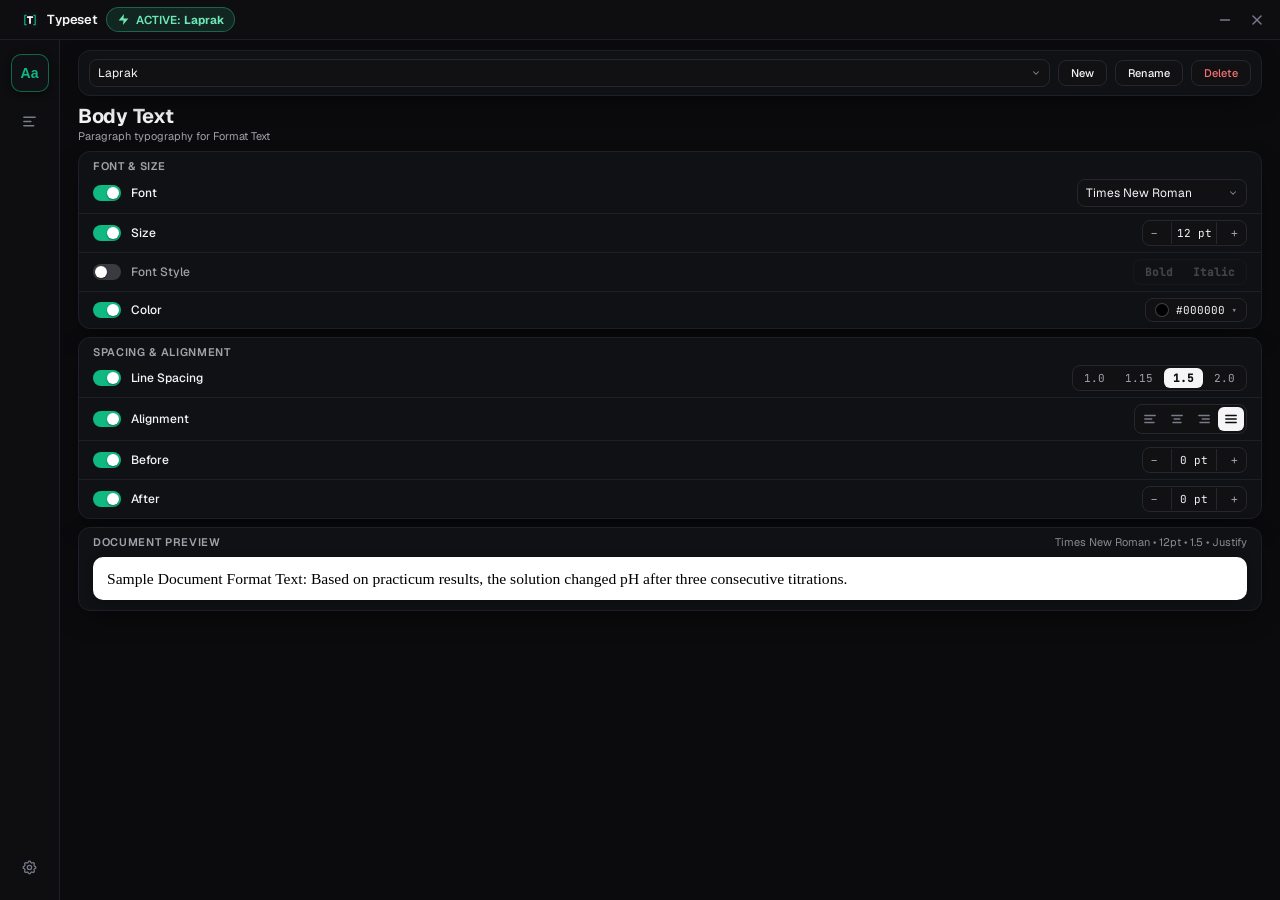
<file: ui/index.html>
<!DOCTYPE html>
<html lang="en">
<head>
<meta charset="UTF-8" />
<meta name="viewport" content="width=device-width, initial-scale=1.0" />
<title>Typeset</title>
<link rel="stylesheet" href="fonts.css" />
<style>
  :root {
    --bg: #0b0b0d;
    --panel: #101115;
    --panel2: #0e0e10;
    --ctl: #111114;
    --border: #1e2029;
    --border2: #26262e;
    --text: #f5f5f7;
    --muted: #a1a1aa;
    --subtle: #8a8a93;
    --dim: #787b89;
    --accent: #10b981;
    --accent-soft: rgba(16, 185, 129, 0.14);
    --danger: #f87171;
    --paper: #ffffff;
    --paper-text: #111114;
    --shadow-card: 0 10px 28px -10px rgba(0, 0, 0, 0.7);
    --sans: 'Geist', -apple-system, BlinkMacSystemFont, 'Segoe UI', Roboto, sans-serif;
    --mono: 'JetBrains Mono', Consolas, 'Courier New', monospace;
    color-scheme: dark;
  }

  body.light {
    --bg: #f1f1f4;
    --panel: #ffffff;
    --panel2: #ececf0;
    --ctl: #f4f4f6;
    --border: #e0e0e6;
    --border2: #d2d2d8;
    --text: #1d1d1f;
    --muted: #6e6e73;
    --subtle: #76767c;
    --dim: #8e8e93;
    --accent: #0a9b6c;
    --accent-soft: rgba(10, 155, 108, 0.12);
    --danger: #d70015;
    --shadow-card: 0 10px 24px -12px rgba(0, 0, 0, 0.18), 0 1px 3px rgba(0, 0, 0, 0.08);
    color-scheme: light;
  }

  * { box-sizing: border-box; margin: 0; padding: 0; }
  html, body {
    width: 100%; height: 100%;
    background: var(--bg);
    color: var(--text);
    font-family: var(--sans);
    overflow: hidden;
    -webkit-user-select: none; user-select: none;
  }
  ::-webkit-scrollbar { width: 4px; height: 4px; }
  ::-webkit-scrollbar-track { background: transparent; }
  ::-webkit-scrollbar-thumb { background: var(--border2); border-radius: 4px; }

  .app-window {
    width: 100%; height: 100vh;
    display: flex; flex-direction: column;
    background: var(--bg);
    overflow: hidden;
  }

  /* Body di bawah title bar: rail + kolom utama */
  .app-body { flex: 1; min-height: 0; display: flex; flex-direction: row; }

  /* Rail kiri */
  .side-rail {
    width: 60px; flex-shrink: 0;
    display: flex; flex-direction: column; align-items: center;
    justify-content: space-between;
    padding: 14px 0;
    background: var(--panel2);
    border-right: 1px solid var(--border);
  }
  .rail-group { display: flex; flex-direction: column; align-items: center; gap: 10px; width: 100%; }
  .rail-btn {
    width: 38px; height: 38px; border-radius: 10px;
    display: inline-flex; align-items: center; justify-content: center;
    background: transparent; border: 1px solid transparent;
    color: var(--dim); cursor: pointer; font-size: 14px; font-weight: 600;
    transition: all 0.12s ease; padding: 0;
  }
  .rail-btn:hover { background: rgba(127, 127, 140, 0.14); color: var(--text); }
  .rail-btn.active {
    background: var(--panel);
    border-color: rgba(16, 185, 129, 0.5);
    color: var(--accent);
    box-shadow: 0 2px 8px rgba(0, 0, 0, 0.45);
  }
  .rail-btn svg { width: 17px; height: 17px; }

  /* Kolom utama */
  .main-col {
    flex: 1; min-width: 0; height: 100%;
    display: flex; flex-direction: column;
    padding: 10px 18px 12px;
    gap: 8px;
    overflow: hidden;
    position: relative;
  }

  .app-header {
    display: flex; align-items: center; justify-content: space-between;
    height: 40px; padding: 0 8px 0 21px;
    background: var(--panel2);
    border-bottom: 1px solid var(--border);
    flex-shrink: 0;
    -webkit-user-select: none; user-select: none;
  }
  .brand { display: flex; align-items: center; gap: 8px; }
  .brand-logo { width: 18px; height: 18px; border-radius: 4px; flex-shrink: 0; }
  .brand-title { font-size: 13px; font-weight: 600; letter-spacing: -0.01em; }
  .win-btns { display: flex; align-items: center; gap: 2px; }
  .win-btn {
    width: 30px; height: 24px; border: none; background: transparent;
    color: var(--dim); cursor: pointer; border-radius: 6px; padding: 0;
    display: inline-flex; align-items: center; justify-content: center;
  }
  .win-btn:hover { background: rgba(127, 127, 140, 0.18); color: var(--text); }
  .win-btn.close:hover { background: rgba(244, 63, 94, 0.85); color: #fff; }
  .win-btn svg { width: 12px; height: 12px; pointer-events: none; }
  .active-badge {
    display: inline-flex; align-items: center; gap: 6px;
    padding: 4px 10px;
    background: rgba(52, 211, 153, 0.12);
    border: 1px solid rgba(52, 211, 153, 0.35);
    border-radius: 9999px;
    font-size: 11.5px; font-weight: 600;
    color: #6EE7B7;
  }

  .page-title { font-size: 20px; font-weight: 700; letter-spacing: -0.015em; line-height: 1.2; }
  .page-sub { font-size: 11px; color: var(--muted); margin-top: 1px; }

  .preset-card {
    position: relative;
    background: var(--panel);
    border: 1px solid var(--border);
    border-radius: 12px;
    padding: 8px 10px;
    box-shadow: var(--shadow-card);
    flex-shrink: 0;
    position: relative;
  }
  .preset-row { display: flex; gap: 8px; align-items: center; }
  .preset-row select { flex: 1; min-width: 0; }

  .card {
    position: relative;
    background: var(--panel);
    border: 1px solid var(--border);
    border-radius: 12px;
    box-shadow: var(--shadow-card);
    flex-shrink: 0;
  }
  .card h2 {
    font-size: 11px; font-weight: 600; letter-spacing: 0.06em;
    text-transform: uppercase; color: var(--muted);
    padding: 7px 14px 0;
  }
  .row {
    display: flex; align-items: center; justify-content: space-between;
    gap: 10px; padding: 6px 14px;
  }
  .row + .row { border-top: 1px solid var(--border); }
  .row-label { display: flex; align-items: center; gap: 10px; min-width: 0; }
  .row-name { font-size: 12px; font-weight: 500; white-space: nowrap; }
  .row.off .ctl { opacity: 0.35; pointer-events: none; }
  .row.off .row-name { color: var(--muted); }
  .ctl { display: flex; align-items: center; gap: 6px; }

  /* Toggle switch */
  .tgl { position: relative; display: inline-flex; flex-shrink: 0; cursor: pointer; }
  .tgl input { position: absolute; opacity: 0; width: 0; height: 0; }
  .tgl .sw {
    width: 28px; height: 16px; border-radius: 9999px;
    background: #3a3a40; position: relative; display: inline-block;
    transition: background 0.15s ease;
  }
  body.light .tgl .sw { background: #d2d2d8; }
  .tgl .sw::after {
    content: ""; position: absolute; top: 2px; left: 2px;
    width: 12px; height: 12px; border-radius: 50%;
    background: #fff; transition: transform 0.15s ease;
    box-shadow: 0 1px 2px rgba(0, 0, 0, 0.4);
  }
  .tgl input:checked + .sw { background: var(--accent); }
  .tgl input:checked + .sw::after { transform: translateX(12px); }
  .tgl input:focus-visible + .sw { outline: 2px solid var(--accent); outline-offset: 2px; }
  .chk { width: 15px; height: 15px; accent-color: var(--accent); cursor: pointer; flex-shrink: 0; }

  /* Kontrol */
  select.form-select, input.form-input {
    background: var(--ctl);
    border: 1px solid var(--border2);
    border-radius: 8px;
    color: var(--text);
    font-size: 12px; font-family: var(--sans);
    padding: 5px 8px;
    outline: none;
    -webkit-user-select: text; user-select: text;
  }
  select.form-select {
    appearance: none; -webkit-appearance: none;
    padding-right: 24px; cursor: pointer;
    background-image: url("data:image/svg+xml,%3Csvg xmlns='http://www.w3.org/2000/svg' width='10' height='10' viewBox='0 0 24 24' fill='none' stroke='%23888' stroke-width='2.5' stroke-linecap='round' stroke-linejoin='round'%3E%3Cpolyline points='6 9 12 15 18 9'%3E%3C/polyline%3E%3C/svg%3E");
    background-repeat: no-repeat;
    background-position: right 8px center;
  }
  select.form-select::-ms-expand { display: none; }
  select.form-select::-webkit-calendar-picker-indicator { display: none; }
  select.form-select:focus, input.form-input:focus {
    border-color: var(--accent);
    box-shadow: 0 0 0 2px var(--accent-soft);
  }
  option { background-color: #161619; color: #f5f5f7; }
  body.light option { background-color: #ffffff; color: #1d1d1f; }

  .combo-wrap { position: relative; }
  .combo-wrap input {
    width: 170px; padding-right: 24px;
    appearance: none; -webkit-appearance: none;
    background-image: url("data:image/svg+xml,%3Csvg xmlns='http://www.w3.org/2000/svg' width='10' height='10' viewBox='0 0 24 24' fill='none' stroke='%23888' stroke-width='2.5' stroke-linecap='round' stroke-linejoin='round'%3E%3Cpolyline points='6 9 12 15 18 9'%3E%3C/polyline%3E%3C/svg%3E");
    background-repeat: no-repeat;
    background-position: right 8px center;
  }
  .combo-wrap input[list]::-webkit-calendar-picker-indicator,
  .combo-wrap input[list]::-webkit-list-button {
    display: none !important;
    -webkit-appearance: none;
  }
  .combo-wrap .combo-arrow {
    position: absolute; right: 2px; top: 2px; bottom: 2px; width: 22px;
    border: none; background: transparent; color: transparent;
    cursor: pointer; border-radius: 6px; font-size: 10px;
  }
  .combo-wrap .combo-arrow:hover { background: rgba(127, 127, 140, 0.15); }

  /* Font dropdown popover (custom, matches app style) */
  #fontPop { min-width: 190px; max-height: 212px; padding: 6px; display: flex; flex-direction: column; }
  #fontPopList { overflow-y: auto; display: flex; flex-direction: column; gap: 1px; }
  .font-opt {
    display: block; width: 100%; text-align: left;
    background: transparent; border: none; color: var(--text);
    font-size: 12px; font-family: var(--sans);
    padding: 6px 10px; border-radius: 6px; cursor: pointer;
  }
  .font-opt:hover, .font-opt.sel { background: var(--accent-soft); }
  .font-empty { font-size: 11px; color: var(--subtle); padding: 8px 10px; }

  .btn {
    display: inline-flex; align-items: center; justify-content: center; gap: 5px;
    padding: 5px 12px; font-size: 11px; font-weight: 500; font-family: var(--sans);
    border-radius: 8px; border: 1px solid var(--border2);
    background: var(--ctl); color: var(--text);
    cursor: pointer; transition: all 0.12s ease; white-space: nowrap;
  }
  .btn:hover { border-color: var(--subtle); }
  .btn:active { transform: translateY(1px); }
  .btn-icon { width: 30px; height: 28px; padding: 0; flex-shrink: 0; }
  .btn-icon svg { display: block; }
  .btn-danger { color: var(--danger); }
  .btn-danger:hover { background: rgba(248, 113, 113, 0.1); border-color: var(--danger); }

  .stepper {
    display: inline-flex; align-items: center;
    background: var(--ctl); border: 1px solid var(--border2); border-radius: 8px;
    overflow: hidden;
  }
  .stepper button {
    border: none; background: transparent; color: var(--muted);
    font-size: 12px; padding: 4px 8px; cursor: pointer; font-family: var(--sans);
  }
  .stepper button:hover { color: var(--text); background: rgba(127, 127, 140, 0.15); }
  .stepper .val {
    font-family: var(--mono); font-size: 11px;
    min-width: 46px; text-align: center;
    border-left: 1px solid var(--border2); border-right: 1px solid var(--border2);
    padding: 4px 4px;
  }

  .seg {
    display: inline-flex; background: var(--ctl);
    border: 1px solid var(--border2); border-radius: 8px; padding: 2px; gap: 2px;
  }
  .seg button {
    border: none; background: transparent; color: var(--muted);
    font-size: 11px; font-family: var(--mono);
    padding: 3px 9px; border-radius: 6px; cursor: pointer;
  }
  .seg button:hover { color: var(--text); }
  .seg button.active { background: #f5f5f7; color: #0b0b0d; font-weight: 600; }
  body.light .seg button.active { background: #1d1d1f; color: #ffffff; }

  .align-group {
    display: inline-flex; background: var(--ctl);
    border: 1px solid var(--border2); border-radius: 8px; padding: 2px; gap: 1px;
  }
  .btn-align {
    width: 26px; height: 24px;
    display: inline-flex; align-items: center; justify-content: center;
    background: transparent; border: none; border-radius: 6px;
    color: var(--dim); cursor: pointer; padding: 0;
  }
  .btn-align:hover { color: var(--text); background: rgba(127, 127, 140, 0.15); }
  .btn-align.active { background: #f5f5f7; color: #0b0b0d; }
  body.light .btn-align.active { background: #1d1d1f; color: #ffffff; }
  .btn-align svg { pointer-events: none; }

  .tgl-btn {
    border: 1px solid transparent; background: transparent; color: var(--muted);
    font-size: 11px; font-weight: 600; font-family: var(--sans);
    padding: 3px 10px; border-radius: 6px; cursor: pointer;
  }
  .tgl-btn:hover { color: var(--text); }
  .tgl-btn.active {
    background: var(--accent-soft); color: var(--accent);
    border-color: rgba(16, 185, 129, 0.4);
  }
  .tgl-btn.active.b { font-weight: 700; }
  .tgl-btn.active.i { font-style: italic; }

  .color-btn {
    display: inline-flex; align-items: center; gap: 7px;
    background: var(--ctl); border: 1px solid var(--border2); border-radius: 8px;
    padding: 4px 9px; cursor: pointer; font-family: var(--mono); font-size: 11px;
    color: var(--text);
  }
  .color-btn:hover { border-color: var(--subtle); }
  .color-dot { width: 14px; height: 14px; border-radius: 50%; background: #000; border: 1px solid rgba(127,127,140,.5); }

  /* Preview kertas */
  .preview-paper {
    background: var(--paper); color: var(--paper-text);
    border-radius: 10px; padding: 10px 14px;
    margin: 8px 14px 10px;
    box-shadow: 0 2px 8px rgba(0, 0, 0, 0.25);
  }
  body.light .preview-paper { border: 1px solid var(--border2); box-shadow: 0 2px 8px rgba(0,0,0,.1); }
  .preview-meta { font-size: 11px; color: var(--subtle); text-align: right; padding: 0 14px; margin-top: -2px; }
  .card h2.preview-head { display: flex; align-items: baseline; justify-content: space-between; gap: 10px; padding-right: 14px; }
  .card h2.preview-head .preview-meta { padding: 0; margin: 0; font-weight: 400; letter-spacing: 0; text-transform: none; white-space: nowrap; overflow: hidden; text-overflow: ellipsis; }
  .preview-text { width: 100%; word-break: break-word; }

  .tab-content { display: flex; flex-direction: column; gap: 8px; min-height: 0; }

  /* Toast + dirty bar + popover */
  .toast {
    position: fixed; bottom: 18px; left: 50%;
    transform: translateX(-50%) translateY(12px); opacity: 0;
    display: inline-flex; align-items: center; gap: 8px;
    background: #141416; color: #f5f5f7;
    border: 1px solid rgba(255, 255, 255, 0.10);
    padding: 8px 16px 8px 14px; border-radius: 9999px;
    font-size: 12px; font-weight: 600; font-family: var(--sans);
    box-shadow: 0 12px 30px rgba(0, 0, 0, 0.45);
    transition: opacity 0.18s ease, transform 0.18s ease, bottom 0.22s ease;
    pointer-events: none; z-index: 100; white-space: nowrap;
  }
  .toast::before {
    content: ""; width: 7px; height: 7px; border-radius: 50%;
    background: var(--accent); flex-shrink: 0;
  }
  .toast[data-kind="error"]::before { background: #f87171; }
  .toast[data-kind="info"]::before { background: #a1a1aa; }
  body.light .toast { background: #1d1d1f; color: #fff; }
  .toast.show { opacity: 1; transform: translateX(-50%) translateY(0); }
  .toast.lift { bottom: 64px; }
  .kbd { font-family: var(--mono); font-size: 10px; color: var(--muted); border: 1px solid var(--border2); border-radius: 4px; padding: 0 4px; margin-left: 4px; }
  body.light .btn-primary .kbd { color: #c7c7cc; border-color: #3a3a40; }
  .btn-primary .kbd { color: #6e6e73; border-color: #c7c7cc; }

  .dirty-bar {
    position: absolute; bottom: 10px; left: 50%;
    transform: translateX(-50%) translateY(70px); opacity: 0;
    display: flex; align-items: center; gap: 10px;
    background: rgba(20, 20, 24, 0.94);
    border: 1px solid var(--border2); border-radius: 9999px;
    padding: 6px 8px 6px 14px; font-size: 12px;
    box-shadow: 0 12px 30px rgba(0, 0, 0, 0.55);
    transition: all 0.22s ease; z-index: 90; white-space: nowrap;
    pointer-events: none;
  }
  body.light .dirty-bar { background: rgba(255, 255, 255, 0.96); }
  .dirty-bar.show { opacity: 1; transform: translateX(-50%) translateY(0); pointer-events: auto; }
  .dirty-bar .dot { width: 7px; height: 7px; border-radius: 50%; background: var(--accent); flex-shrink: 0; }
  .btn-primary {
    background: #f5f5f7; border-color: transparent; color: #0b0b0d; font-weight: 600;
  }
  body.light .btn-primary { background: #1d1d1f; color: #fff; }
  .btn-primary:hover { filter: brightness(1.06); }

  .popover {
    position: absolute; z-index: 80;
    background: var(--panel);
    border: 1px solid var(--border2); border-radius: 10px;
    box-shadow: 0 18px 40px rgba(0, 0, 0, 0.6);
    padding: 12px;
  }
  .hidden { display: none !important; }

  .inline-editor { display: flex; gap: 6px; align-items: center; flex: 1; min-width: 0; }
  .inline-editor input { flex: 1; min-width: 0; }

  /* Palet warna */
  #palPop { width: fit-content; min-width: 190px; right: 14px; padding-bottom: 10px; }
  .pal-top { display: flex; gap: 10px; align-items: center; justify-content: center; margin-bottom: 8px; }
  #palWheel {
    width: 128px; height: 128px; border-radius: 50%; flex-shrink: 0;
    position: relative; cursor: crosshair;
    background: conic-gradient(from 0deg, #ff0000, #ff8800, #ffff00, #00ff00, #00ffff, #0055ff, #8800ff, #ff0088, #ff0000);
    border: 1px solid var(--border2);
    touch-action: none;
  }
  #palWheel::after {
    content: ""; position: absolute; inset: 0; border-radius: 50%;
    background: radial-gradient(circle, #ffffff 0%, rgba(255,255,255,0.55) 22%, transparent 72%, rgba(0,0,0,0.6) 100%);
    pointer-events: none;
  }
  #palThumb {
    position: absolute; width: 14px; height: 14px; border-radius: 50%;
    border: 2px solid #fff; box-shadow: 0 1px 4px rgba(0,0,0,.8);
    transform: translate(-50%, -50%); pointer-events: none; z-index: 2;
  }
  .pal-lum { display: flex; flex-direction: column; align-items: center; gap: 4px; height: 128px; }
  #palLum {
    width: 12px; flex: 1; border-radius: 9999px; position: relative;
    border: 1px solid var(--border2); cursor: pointer; touch-action: none;
  }
  #palLumThumb {
    position: absolute; left: -3px; right: -3px; height: 6px; border-radius: 9999px;
    background: #e8e8ea; border: 1px solid #000; transform: translateY(-50%);
    box-shadow: 0 1px 3px rgba(0,0,0,.8); pointer-events: none;
  }
  #palLumPct { font-family: var(--mono); font-size: 10px; color: var(--muted); display: block; min-width: 36px; text-align: center; font-variant-numeric: tabular-nums; }
  .pal-hexrow { display: flex; align-items: center; gap: 7px; margin-bottom: 7px; }
  .pal-split { display: flex; width: 34px; height: 30px; border-radius: 7px; overflow: hidden; border: 1px solid var(--border2); flex-shrink: 0; }
  .pal-split div { flex: 1; }
  .pal-hexrow input {
    flex: 1; min-width: 0; background: var(--ctl); border: 1px solid var(--border2);
    border-radius: 7px; color: var(--text); font-family: var(--mono); font-size: 11px;
    padding: 5px 8px; outline: none; text-transform: uppercase;
    -webkit-user-select: text; user-select: text;
  }
  .pal-hexrow input:focus { border-color: var(--accent); }
  .pal-grid { display: grid; grid-template-columns: repeat(7, 1fr); gap: 6px; justify-items: center; margin-bottom: 8px; }
  .pal-sw {
    width: 19px; height: 19px; border-radius: 50%;
    border: 1px solid rgba(127,127,140,.35); cursor: pointer; padding: 0;
  }
  .pal-sw:hover { transform: scale(1.12); }
  .pal-sw.sel { outline: 2px solid var(--accent); outline-offset: 1px; }
  .pal-actions { display: flex; justify-content: flex-end; gap: 7px; border-top: 1px solid var(--border); padding-top: 8px; }

  #railBtnSettings { position: relative; }
  .rail-dot {
    position: absolute; width: 7px; height: 7px; border-radius: 50%;
    top: -4px; right: -4px; background: #f43f5e;
    box-shadow: 0 0 0 2px var(--bg); pointer-events: none;
  }

  /* Update card */
  #updateCard {
    display: none;
    position: relative;
    background: #141113;
    border: 1px solid rgba(244, 63, 94, 0.35);
    border-radius: 12px;
    box-shadow: 0 0 15px rgba(244, 63, 94, 0.08), var(--shadow-card);
    padding: 8px 18px 11px;
    overflow: hidden;
    flex-shrink: 0;
  }
  #updateCard.show { display: block; }
  body.light #updateCard { background: #fff5f6; }
  .upd-top { display: flex; align-items: center; justify-content: space-between; gap: 10px; }
  .upd-left { display: flex; flex-direction: column; min-width: 0; }
  .upd-title-row { display: flex; align-items: center; gap: 8px; }
  .upd-title { font-size: 12.5px; font-weight: 700; color: var(--text); white-space: nowrap; }
  .upd-ver { font-family: var(--mono); font-size: 11px; color: var(--muted); white-space: nowrap; }
  .upd-ver .upd-pct { color: var(--accent); font-weight: 500; }
  .upd-note { font-size: 11px; color: var(--subtle); margin-top: 2px; }
  .upd-actions { display: flex; align-items: center; gap: 7px; flex-shrink: 0; }
  .btn-white {
    background: #f5f5f7; border: 1px solid transparent; color: #0b0b0d;
    border-radius: 9999px; padding: 4px 14px; font-size: 11px; font-weight: 600;
    cursor: pointer; font-family: var(--sans); white-space: nowrap;
  }
  .btn-white:hover { filter: brightness(1.06); }
  .btn-ghost {
    background: #1e1c20; border: 1px solid rgba(255,255,255,0.1); color: #d4d4d8;
    border-radius: 9999px; padding: 4px 14px; font-size: 11px; font-weight: 500;
    cursor: pointer; font-family: var(--sans); white-space: nowrap;
  }
  body.light .btn-ghost { background: #f4f4f6; border-color: var(--border2); color: #3f3f46; }
  .btn-ghost:hover { color: var(--text); }
  .btn-ghost:disabled { opacity: 0.55; cursor: not-allowed; }
  #updBar {
    position: absolute; left: 0; right: 0; bottom: 0; height: 3px;
    background: #1e2029;
  }
  #updFill { height: 100%; width: 0%; background: var(--accent); transition: width 0.3s ease; }
  #updFill.indet {
    width: 40% !important; border-radius: 9999px;
    animation: upd-slide 1.2s ease-in-out infinite;
  }
  @keyframes upd-slide {
    0% { margin-left: -40%; }
    100% { margin-left: 100%; }
  }
  .upd-spin {
    display: inline-block; width: 10px; height: 10px; border-radius: 50%;
    border: 2px solid rgba(16,185,129,0.3); border-top-color: var(--accent);
    animation: upd-rot 0.8s linear infinite; vertical-align: -1px; margin-right: 5px;
  }
  @keyframes upd-rot { to { transform: rotate(360deg); } }

  /* Pengaturan */
  #tabSettings { gap: 6px; flex: 1; }
  #tabSettings .app-ver { margin-top: auto; padding-bottom: 2px; }
  .page-head { display: flex; align-items: flex-end; justify-content: space-between; gap: 12px; }
  .page-head .seg { margin-bottom: 1px; }
  #tabSettings .sc-row { padding: 3px 14px; }
  #tabSettings .note { padding: 4px 14px 5px; }
  .sc-row {
    display: flex; align-items: center; justify-content: space-between;
    padding: 7px 14px; font-size: 12px;
  }
  .sc-row + .sc-row { border-top: 1px solid var(--border); }
  .sc-combo { font-family: var(--mono); font-size: 11.5px; color: var(--accent); }
  .sc-edit { font-size: 11px; color: var(--dim); background: none; border: none; cursor: pointer; font-family: var(--sans); }
  .sc-edit:hover { color: var(--accent); }
  .sc-row.recording { background: var(--accent-soft); }
  .sc-row.recording .sc-combo { animation: pulse 1s infinite; }
  @keyframes pulse { 50% { opacity: 0.45; } }
  .note { font-size: 11px; color: var(--subtle); padding: 6px 14px 8px; }
  .reset-card { border-color: rgba(248, 113, 113, 0.3); }
  .app-ver {
    text-align: center; font-family: var(--mono);
    font-size: 10.5px; color: var(--subtle);
    padding-top: 0; flex-shrink: 0;
  }
  .app-ver button {
    background: none; border: none; cursor: pointer;
    font-family: inherit; font-size: inherit; color: inherit;
    padding: 0; text-decoration: underline; text-underline-offset: 2px;
  }
  .app-ver button:hover { color: var(--accent); }

</style>
</head>
<body>

<main class="app-window" aria-label="Typeset Window">
  <header class="app-header" id="appHeader" title="Drag to move">
    <div class="brand">
      <svg class="brand-logo" viewBox="0 0 512 512" aria-hidden="true"><rect x="16" y="16" width="480" height="480" rx="112" fill="#101115"/><path d="M150 120 H108 V392 H150 M362 120 H404 V392 H362" fill="none" stroke="#10b981" stroke-width="32" stroke-linejoin="round" stroke-linecap="round"/><rect x="168" y="150" width="176" height="52" rx="8" fill="#f5f5f7"/><rect x="230" y="150" width="52" height="212" rx="8" fill="#f5f5f7"/></svg>
      <span class="brand-title">Typeset</span>
      <span class="active-badge" id="badgeActivePreset"><svg width="13" height="13" viewBox="0 0 24 24" style="color:#6EE7B7;flex-shrink:0;" fill="currentColor"><polygon points="13 2 3 14 12 14 11 22 21 10 12 10 13 2"></polygon></svg><span>ACTIVE: <strong id="lblActivePreset">Laprak</strong></span></span>
    </div>
    <div class="win-btns">
      <button type="button" class="win-btn" onclick="winMin()" title="Minimize" aria-label="Minimize"><svg viewBox="0 0 12 12" fill="none" stroke="currentColor" stroke-width="1.5" stroke-linecap="round"><line x1="1.5" y1="6" x2="10.5" y2="6"/></svg></button>
      <button type="button" class="win-btn close" onclick="winClose()" title="Close" aria-label="Close"><svg viewBox="0 0 12 12" fill="none" stroke="currentColor" stroke-width="1.5" stroke-linecap="round"><line x1="2" y1="2" x2="10" y2="10"/><line x1="10" y1="2" x2="2" y2="10"/></svg></button>
    </div>
  </header>
  <div class="app-body">
  <aside class="side-rail" aria-label="Navigation">
    <div class="rail-group">
      <button id="railBtnText" type="button" class="rail-btn active" onclick="switchTab('text')" title="Body Text" aria-label="Body Text" aria-selected="true">Aa</button>
      <button id="railBtnCaption" type="button" class="rail-btn" onclick="switchTab('caption')" title="Caption & Heading" aria-label="Caption & Heading" aria-selected="false">
        <svg viewBox="0 0 24 24" fill="none" stroke="currentColor" stroke-width="2" stroke-linecap="round"><path d="M4 6h16M4 12h10M4 18h14"/></svg>
      </button>
    </div>
    <div class="rail-group">
      <button id="railBtnSettings" type="button" class="rail-btn" onclick="switchTab('settings')" title="Settings" aria-label="Settings" aria-selected="false">
        <svg viewBox="0 0 24 24" fill="none" stroke="currentColor" stroke-width="1.8" stroke-linecap="round" stroke-linejoin="round"><path d="M10.325 4.317c.426-1.756 2.924-1.756 3.35 0a1.724 1.724 0 002.573 1.066c1.543-.94 3.31.826 2.37 2.37a1.724 1.724 0 001.065 2.572c1.756.426 1.756 2.924 0 3.35a1.724 1.724 0 00-1.066 2.573c.94 1.543-.826 3.31-2.37 2.37a1.724 1.724 0 00-2.572 1.065c-.426 1.756-2.924 1.756-3.35 0a1.724 1.724 0 00-2.573-1.066c-1.543.94-3.31-.826-2.37-2.37a1.724 1.724 0 00-1.065-2.572c-1.756-.426-1.756-2.924 0-3.35a1.724 1.724 0 001.066-2.573c-.94-1.543.826-3.31 2.37-2.37.996.608 2.296.07 2.572-1.065z"/><path d="M15 12a3 3 0 11-6 0 3 3 0 016 0z"/></svg>
        <span id="railDot" class="rail-dot" style="display:none;"></span>
      </button>
    </div>
  </aside>

  <div class="main-col">

    <div class="preset-card">
      <div class="preset-row" id="presetRowView">
        <select id="presetSelect" class="form-select" onchange="onPresetChange(true)" title="Select preset - activates immediately"></select>
        <button type="button" class="btn" onclick="showAddPreset()" title="Create new preset">New</button>
        <button type="button" class="btn" onclick="showRenamePreset()" title="Rename preset">Rename</button>
        <button type="button" class="btn btn-danger" onclick="showDeletePop()" title="Delete preset">Delete</button>
      </div>
      <div id="presetEmpty" class="hidden" style="text-align:center; padding:8px 10px 10px;">
        <div style="font-size:12px; font-weight:600; margin-bottom:2px;">No presets yet</div>
        <div class="note" style="padding:0 0 8px;">Create your first preset to start formatting.</div>
        <button type="button" class="btn btn-primary" onclick="showAddPreset()">Create preset</button>
      </div>
      <div class="inline-editor hidden" id="presetEditor">
        <input id="newPresetName" class="form-input" placeholder="New preset name…" autocomplete="off" spellcheck="false" onkeydown="if(event.key==='Enter'){confirmAddPreset();}else if(event.key==='Escape'){cancelAddPreset();}" />
        <button type="button" class="btn btn-primary" onclick="confirmAddPreset()">Save</button>
        <button type="button" class="btn" onclick="cancelAddPreset()">Cancel</button>
      </div>
      <div class="popover hidden" id="deletePop" style="left:10px; right:10px; top:calc(100% + 6px);">
        <div style="font-size:12px; margin-bottom:9px;" id="deletePopText">Delete preset?</div>
        <div style="display:flex; justify-content:flex-end; gap:7px;">
          <button type="button" class="btn" onclick="hideDeletePop()">Cancel</button>
          <button type="button" class="btn btn-danger" onclick="confirmDeletePreset()">Delete</button>
        </div>
      </div>
      <div class="popover hidden" id="switchPop" style="left:10px; right:10px; top:calc(100% + 6px);">
        <div style="font-size:12px; margin-bottom:9px;" id="switchPopText">Unsaved changes.</div>
        <div style="display:flex; justify-content:flex-end; gap:7px;">
          <button type="button" class="btn" onclick="hideSwitchPop()">Cancel</button>
          <button type="button" class="btn" onclick="switchPopDiscard()">Discard</button>
          <button type="button" class="btn btn-primary" onclick="switchPopSave()">Save</button>
        </div>
      </div>
    </div>

    <!-- TAB FORMAT TEKS -->
    <section id="tabText" class="tab-content">
      <div>
        <div class="page-title">Body Text</div>
        <div class="page-sub">Paragraph typography for Format Text</div>
      </div>

      <div class="card">
        <h2>Font &amp; Size</h2>
        <div class="row" id="rowFont">
          <div class="row-label"><label class="tgl"><input type="checkbox" id="tglUseFont" checked onchange="onToggle('font')" /><span class="sw"></span></label><span class="row-name">Font</span></div>
          <div class="ctl combo-wrap">
            <input type="text" id="fontInput" class="form-input" placeholder="Type or pick a font…" oninput="onFontInput()" onchange="onFontCommit()" onfocus="this.select()" onkeydown="fontInputKey(event,'text')" autocomplete="off" spellcheck="false" />
            <button type="button" class="combo-arrow" tabindex="-1" onclick="openFontPop('text')" title="Choose from the font list" aria-label="Choose from the font list"></button>
          </div>
        </div>
        <div class="row" id="rowSize">
          <div class="row-label"><label class="tgl"><input type="checkbox" id="tglUseSize" checked onchange="onToggle('size')" /><span class="sw"></span></label><span class="row-name">Size</span></div>
          <div class="ctl stepper">
            <button type="button" onclick="stepField('size',-1)" title="Decrease">−</button>
            <span class="val" id="sizeVal">12 pt</span>
            <button type="button" onclick="stepField('size',1)" title="Increase">+</button>
          </div>
        </div>
        <div class="row" id="rowStyle">
          <div class="row-label"><label class="tgl"><input type="checkbox" id="tglUseStyle" checked onchange="onToggle('style')" /><span class="sw"></span></label><span class="row-name">Font Style</span></div>
          <div class="ctl seg">
            <button type="button" id="btnBold" class="tgl-btn b" onclick="toggleStyleBtn('b')">Bold</button>
            <button type="button" id="btnItalic" class="tgl-btn i" onclick="toggleStyleBtn('i')">Italic</button>
          </div>
        </div>
        <div class="row" id="rowColor">
          <div class="row-label"><label class="tgl"><input type="checkbox" id="tglUseColor" checked onchange="onToggle('color')" /><span class="sw"></span></label><span class="row-name">Color</span></div>
          <button type="button" class="ctl color-btn" id="colorBtn" onclick="openPalette('text')" title="Pick color">
            <span class="color-dot" id="colorDot"></span><span id="colorHex">#000000</span><span style="color:var(--dim);font-size:9px;">▾</span>
          </button>
        </div>
      </div>

      <div class="card">
        <h2>Spacing &amp; Alignment</h2>
        <div class="row" id="rowSpacing">
          <div class="row-label"><label class="tgl"><input type="checkbox" id="tglUseSpacing" checked onchange="onToggle('spacing')" /><span class="sw"></span></label><span class="row-name">Line Spacing</span></div>
          <div class="ctl seg" id="segSpacing">
            <button type="button" data-sp="1.0" onclick="setSpacing('1.0')">1.0</button>
            <button type="button" data-sp="1.15" onclick="setSpacing('1.15')">1.15</button>
            <button type="button" data-sp="1.5" onclick="setSpacing('1.5')">1.5</button>
            <button type="button" data-sp="2.0" onclick="setSpacing('2.0')">2.0</button>
          </div>
        </div>
        <div class="row" id="rowAlign">
          <div class="row-label"><label class="tgl"><input type="checkbox" id="tglUseAlign" checked onchange="onToggle('align')" /><span class="sw"></span></label><span class="row-name">Alignment</span></div>
          <div class="ctl align-group" id="alignGroup">
            <button type="button" class="btn-align" data-al="Left" onclick="setAlign('Left')" title="Left"><svg width="14" height="14" viewBox="0 0 24 24" fill="none" stroke="currentColor" stroke-width="2.2" stroke-linecap="round"><line x1="21" y1="6" x2="3" y2="6"/><line x1="15" y1="12" x2="3" y2="12"/><line x1="19" y1="18" x2="3" y2="18"/></svg></button>
            <button type="button" class="btn-align" data-al="Center" onclick="setAlign('Center')" title="Center"><svg width="14" height="14" viewBox="0 0 24 24" fill="none" stroke="currentColor" stroke-width="2.2" stroke-linecap="round"><line x1="21" y1="6" x2="3" y2="6"/><line x1="17" y1="12" x2="7" y2="12"/><line x1="19" y1="18" x2="5" y2="18"/></svg></button>
            <button type="button" class="btn-align" data-al="Right" onclick="setAlign('Right')" title="Right"><svg width="14" height="14" viewBox="0 0 24 24" fill="none" stroke="currentColor" stroke-width="2.2" stroke-linecap="round"><line x1="21" y1="6" x2="3" y2="6"/><line x1="21" y1="12" x2="9" y2="12"/><line x1="21" y1="18" x2="5" y2="18"/></svg></button>
            <button type="button" class="btn-align" data-al="Justify" onclick="setAlign('Justify')" title="Justify"><svg width="14" height="14" viewBox="0 0 24 24" fill="none" stroke="currentColor" stroke-width="2.2" stroke-linecap="round"><line x1="21" y1="6" x2="3" y2="6"/><line x1="21" y1="12" x2="3" y2="12"/><line x1="21" y1="18" x2="3" y2="18"/></svg></button>
          </div>
        </div>
        <div class="row" id="rowBefore">
          <div class="row-label"><label class="tgl"><input type="checkbox" id="tglUseBefore" checked onchange="onToggle('before')" /><span class="sw"></span></label><span class="row-name">Before</span></div>
          <div class="ctl stepper">
            <button type="button" onclick="stepField('before',-1)" title="Decrease">−</button>
            <span class="val" id="beforeVal">0 pt</span>
            <button type="button" onclick="stepField('before',1)" title="Increase">+</button>
          </div>
        </div>
        <div class="row" id="rowAfter">
          <div class="row-label"><label class="tgl"><input type="checkbox" id="tglUseAfter" checked onchange="onToggle('after')" /><span class="sw"></span></label><span class="row-name">After</span></div>
          <div class="ctl stepper">
            <button type="button" onclick="stepField('after',-1)" title="Decrease">−</button>
            <span class="val" id="afterVal">6 pt</span>
            <button type="button" onclick="stepField('after',1)" title="Increase">+</button>
          </div>
        </div>
      </div>

      <div class="card">
        <h2 class="preview-head"><span>Document Preview</span><span class="preview-meta" id="previewMeta"></span></h2>
        <div class="preview-paper"><div id="previewText" class="preview-text">Sample Document Format Text: Based on practicum results, the solution changed pH after three consecutive titrations.</div></div>
      </div>
    </section>

    <!-- TAB CAPTION -->
    <section id="tabCaption" class="tab-content" style="display:none;">
      <div class="page-head">
        <div>
          <div class="page-title">Caption &amp; Heading</div>
          <div class="page-sub">Caption &amp; Heading Styles</div>
        </div>
        <div class="ctl seg" role="tablist" aria-label="Caption target" title="Caption target">
          <button type="button" id="btnCapTabel" onclick="switchCaptionType('tabel')">Table</button>
          <button type="button" id="btnCapGambar" onclick="switchCaptionType('gambar')">Figure</button>
          <button type="button" id="btnCapHeading" onclick="switchCaptionType('heading')">Heading</button>
        </div>
      </div>

      <div class="card">
        <h2>Font &amp; Size</h2>
        <div class="row" id="rowCapFont">
          <div class="row-label"><label class="tgl"><input type="checkbox" id="tglCapFont" checked onchange="onCapToggle('font')" /><span class="sw"></span></label><span class="row-name">Font</span></div>
          <div class="ctl combo-wrap">
            <input type="text" id="capFontInput" class="form-input" placeholder="Type or pick a font…" oninput="onCapFontInput()" onchange="onCapFontCommit()" onfocus="this.select()" onkeydown="fontInputKey(event,'caption')" autocomplete="off" spellcheck="false" />
            <button type="button" class="combo-arrow" tabindex="-1" onclick="openFontPop('caption')" title="Choose from the font list" aria-label="Choose from the font list"></button>
          </div>
        </div>
        <div class="row" id="rowCapSize">
          <div class="row-label"><label class="tgl"><input type="checkbox" id="tglCapSize" checked onchange="onCapToggle('size')" /><span class="sw"></span></label><span class="row-name">Size</span></div>
          <div class="ctl stepper">
            <button type="button" onclick="stepCapField('size',-1)" title="Decrease">−</button>
            <span class="val" id="capSizeVal">10 pt</span>
            <button type="button" onclick="stepCapField('size',1)" title="Increase">+</button>
          </div>
        </div>
        <div class="row" id="rowCapStyle">
          <div class="row-label"><label class="tgl"><input type="checkbox" id="tglCapStyle" onchange="onCapToggle('style')" /><span class="sw"></span></label><span class="row-name">Font Style</span></div>
          <div class="ctl seg">
            <button type="button" id="btnCapBold" class="tgl-btn b" onclick="toggleCapStyle('b')">Bold</button>
            <button type="button" id="btnCapItalic" class="tgl-btn i" onclick="toggleCapStyle('i')">Italic</button>
          </div>
        </div>
        <div class="row" id="rowCapColor">
          <div class="row-label"><label class="tgl"><input type="checkbox" id="tglCapColor" checked onchange="onCapToggle('color')" /><span class="sw"></span></label><span class="row-name">Color</span></div>
          <button type="button" class="ctl color-btn" id="capColorBtn" onclick="openPalette('caption')" title="Pick color">
            <span class="color-dot" id="capColorDot"></span><span id="capColorHex">#000000</span><span style="color:var(--dim);font-size:9px;">▾</span>
          </button>
        </div>
      </div>

      <div class="card">
        <h2>Alignment &amp; Spacing</h2>
        <div class="row" id="rowCapSpacing">
          <div class="row-label"><label class="tgl"><input type="checkbox" id="tglCapSpacing" checked onchange="onCapToggle('spacing')" /><span class="sw"></span></label><span class="row-name">Line Spacing</span></div>
          <div class="ctl seg" id="segCapSpacing">
            <button type="button" data-sp="1.0" onclick="setCapSpacing('1.0')">1.0</button>
            <button type="button" data-sp="1.15" onclick="setCapSpacing('1.15')">1.15</button>
            <button type="button" data-sp="1.5" onclick="setCapSpacing('1.5')">1.5</button>
            <button type="button" data-sp="2.0" onclick="setCapSpacing('2.0')">2.0</button>
          </div>
        </div>
        <div class="row" id="rowCapAlign">
          <div class="row-label"><label class="tgl"><input type="checkbox" id="tglCapAlign" checked onchange="onCapToggle('align')" /><span class="sw"></span></label><span class="row-name">Alignment</span></div>
          <div class="ctl align-group" id="capAlignGroup">
            <button type="button" class="btn-align" data-al="Left" onclick="setCapAlign('Left')" title="Left"><svg width="14" height="14" viewBox="0 0 24 24" fill="none" stroke="currentColor" stroke-width="2.2" stroke-linecap="round"><line x1="21" y1="6" x2="3" y2="6"/><line x1="15" y1="12" x2="3" y2="12"/><line x1="19" y1="18" x2="3" y2="18"/></svg></button>
            <button type="button" class="btn-align" data-al="Center" onclick="setCapAlign('Center')" title="Center"><svg width="14" height="14" viewBox="0 0 24 24" fill="none" stroke="currentColor" stroke-width="2.2" stroke-linecap="round"><line x1="21" y1="6" x2="3" y2="6"/><line x1="17" y1="12" x2="7" y2="12"/><line x1="19" y1="18" x2="5" y2="18"/></svg></button>
            <button type="button" class="btn-align" data-al="Right" onclick="setCapAlign('Right')" title="Right"><svg width="14" height="14" viewBox="0 0 24 24" fill="none" stroke="currentColor" stroke-width="2.2" stroke-linecap="round"><line x1="21" y1="6" x2="3" y2="6"/><line x1="21" y1="12" x2="9" y2="12"/><line x1="21" y1="18" x2="5" y2="18"/></svg></button>
            <button type="button" class="btn-align" data-al="Justify" onclick="setCapAlign('Justify')" title="Justify"><svg width="14" height="14" viewBox="0 0 24 24" fill="none" stroke="currentColor" stroke-width="2.2" stroke-linecap="round"><line x1="21" y1="6" x2="3" y2="6"/><line x1="21" y1="12" x2="3" y2="12"/><line x1="21" y1="18" x2="3" y2="18"/></svg></button>
          </div>
        </div>
        <div class="row" id="rowCapBefore">
          <div class="row-label"><label class="tgl"><input type="checkbox" id="tglCapBefore" checked onchange="onCapToggle('before')" /><span class="sw"></span></label><span class="row-name">Before</span></div>
          <div class="ctl stepper">
            <button type="button" onclick="stepCapField('before',-1)" title="Decrease">−</button>
            <span class="val" id="capBeforeVal">6 pt</span>
            <button type="button" onclick="stepCapField('before',1)" title="Increase">+</button>
          </div>
        </div>
        <div class="row" id="rowCapAfter">
          <div class="row-label"><label class="tgl"><input type="checkbox" id="tglCapAfter" checked onchange="onCapToggle('after')" /><span class="sw"></span></label><span class="row-name">After</span></div>
          <div class="ctl stepper">
            <button type="button" onclick="stepCapField('after',-1)" title="Decrease">−</button>
            <span class="val" id="capAfterVal">3 pt</span>
            <button type="button" onclick="stepCapField('after',1)" title="Increase">+</button>
          </div>
        </div>
      </div>

      <div class="card">
        <h2 class="preview-head"><span id="previewCapTitle">Caption Preview</span><span class="preview-meta" id="previewCapMeta"></span></h2>
        <div class="preview-paper"><div id="previewCapText" class="preview-text">Table 1.1 Sample Observation Results and Spectrophotometer Absorbance Measurements</div></div>
      </div>
    </section>

    <!-- TAB PENGATURAN -->
    <section id="tabSettings" class="tab-content" style="display:none;">
      <div>
        <div class="page-title">Settings</div>
        <div class="page-sub">Shortcuts and app info.</div>
      </div>

      <div id="updateCard">
        <div class="upd-top">
          <div class="upd-left">
            <div class="upd-title-row">
              <span class="upd-title">Update Available</span>
              <span class="upd-ver" id="updVer">v1.0.0</span>
            </div>
            <span class="upd-note" id="updNote"></span>
          </div>
          <div class="upd-actions">
            <button type="button" class="btn-white" id="updPrimary" onclick="startUpdate()">Update</button>
            <button type="button" class="btn-ghost" id="updLater" onclick="laterUpdate()">Later</button>
            <button type="button" class="btn-ghost" id="updCancel" style="display:none;" onclick="cancelUpdate()">Cancel</button>
            <button type="button" class="btn-ghost" id="updBusy" style="display:none;" disabled>Installing</button>
          </div>
        </div>
        <div id="updBar" style="display:none;"><div id="updFill"></div></div>
      </div>

      <div class="card">
        <div class="row" style="padding-top:6px; padding-bottom:6px;">
          <span class="row-name">Theme</span>
          <div class="ctl seg">
            <button type="button" id="btnThemeLight" onclick="setTheme('light')">Light</button>
            <button type="button" id="btnThemeDark" onclick="setTheme('dark')">Dark</button>
          </div>
        </div>
      </div>

      <div class="card">
        <div class="row" style="padding-top:6px; padding-bottom:6px;">
          <span class="row-name">Always on Top</span>
          <input type="checkbox" class="chk" id="chkAlwaysOnTop" checked onchange="onAlwaysOnTop()" title="Always on Top" aria-label="Always on Top" />
        </div>
        <div class="row" style="padding-top:6px; padding-bottom:6px;" title="When the selection is only part of a paragraph, Format Text applies font, size, style and color only, and leaves line spacing, alignment and spacing of the paragraph untouched.">
          <span class="row-name">Smart Inline Format <span style="color:var(--subtle);font-weight:400;">· partial selection keeps paragraph spacing</span></span>
          <input type="checkbox" class="chk" id="chkSmartInline" checked onchange="onSmartInline()" aria-label="Smart Inline Format" />
        </div>
      </div>

      <div class="card">
        <h2>Global Keyboard Shortcuts</h2>
        <div id="shortcutRows"></div>
        <div class="note">Click Edit, then press a new shortcut. Shortcuts already in use will be rejected with a warning.</div>
      </div>

      <div class="card">
        <div class="row" style="padding-top:6px; padding-bottom:6px;">
          <span class="row-name">Preset Backup</span>
          <div class="ctl" style="gap:6px;">
            <button type="button" class="btn" onclick="exportPresets()" title="Save presets to a JSON file">Export</button>
            <button type="button" class="btn" onclick="document.getElementById('importFile').click()" title="Merge presets from a JSON file">Import</button>
            <input type="file" id="importFile" accept=".json,application/json" style="display:none;" onchange="importPresetsFile(this)" />
          </div>
        </div>
        <div class="note">Save presets to JSON (cloud drive syncs PCs). Import merges the file here.</div>
      </div>

      <div class="card reset-card" style="position:relative;">
        <div class="row" style="padding-top:7px; padding-bottom:7px;">
          <div>
            <div class="row-name">Reset</div>
            <div style="font-size:10.5px; color:var(--muted); margin-top:1px;">Restore all presets and settings to defaults</div>
          </div>
          <button type="button" class="btn btn-danger" onclick="showResetPop()">Reset</button>
        </div>
        <div class="popover hidden" id="resetPop" style="right:10px; left:10px; top:calc(100% + 6px);">
          <div style="font-size:12px; margin-bottom:9px;">Discard all changes and restore defaults?</div>
          <div style="display:flex; justify-content:flex-end; gap:7px;">
            <button type="button" class="btn" onclick="hideResetPop()">Cancel</button>
            <button type="button" class="btn btn-danger" onclick="confirmReset()">Reset</button>
          </div>
        </div>
      </div>

      <div class="app-ver" id="appVer">Typeset v1.0.0 &bull; <button type="button" onclick="openChangelog()" title="View release notes on GitHub">View Changelog</button> &bull; <button type="button" onclick="manualCheck()" title="Check for updates now">Check for updates</button></div>
    </section>

    <div id="toast" class="toast" role="status" aria-live="polite"><span id="toastMsg"></span></div>

    <div id="dirtyBar" class="dirty-bar">
      <span class="dot"></span>
      <span>Unsaved changes</span>
      <button type="button" class="btn btn-primary" onclick="saveCurrentPreset()" title="Save (Ctrl+S)">Save<span class="kbd">Ctrl S</span></button>
      <button type="button" class="btn" onclick="revertChanges()" title="Revert (Esc)">Revert<span class="kbd">Esc</span></button>
    </div>

    <div class="popover hidden" id="fontPop">
      <div id="fontPopList"></div>
    </div>

    <div class="popover hidden" id="palPop">
      <div class="pal-top">
        <div id="palWheel"><div id="palThumb"></div></div>
        <div class="pal-lum">
          <div id="palLum"><div id="palLumThumb"></div></div>
          <span id="palLumPct">59%</span>
        </div>
      </div>
      <div class="pal-hexrow">
        <div class="pal-split"><div id="palPrev"></div><div id="palCur"></div></div>
        <input id="palHexInput" maxlength="7" spellcheck="false" value="#000000" />
        <button type="button" class="btn btn-icon" id="palEye" onclick="pickFromScreen()" title="Pick screen color" aria-label="Pick screen color"><svg width="14" height="14" viewBox="0 0 24 24" fill="none" stroke="currentColor" stroke-width="2" stroke-linecap="round" stroke-linejoin="round"><path d="M12 3c3.2 4.2 6 7.4 6 11a6 6 0 1 1-12 0c0-3.6 2.8-6.8 6-11z"/><circle cx="12" cy="14" r="1.6"/></svg></button>
      </div>
      <div class="pal-grid" id="palGrid"></div>
      <div class="pal-actions">
        <button type="button" class="btn" onclick="closePalette(false)">Cancel</button>
        <button type="button" class="btn btn-primary" onclick="closePalette(true)">Apply</button>
      </div>
    </div>

  </div>
</div>
</main>

<datalist id="fontList">
  <option value="Times New Roman"></option>
  <option value="Arial"></option>
  <option value="Calibri"></option>
  <option value="Cambria"></option>
  <option value="Georgia"></option>
  <option value="Segoe UI"></option>
  <option value="Tahoma"></option>
  <option value="Verdana"></option>
  <option value="Courier New"></option>
  <option value="Consolas"></option>
</datalist>

<script src="data.js"></script>
<script>
(function() {
'use strict';

var SIZES = ['9','10','11','12','14','16','18','20'];
var CAPSIZES = ['9','10','11','12'];
var SPACINGS = ['1.0','1.15','1.5','2.0'];
var MONO_PRESETS = ['Kode', 'Kode Sisipan'];

function $(id) { return document.getElementById(id); }
function clone(o) { return JSON.parse(JSON.stringify(o)); }

function defaultUse8() { return { font: true, size: true, style: true, color: true, spacing: true, align: true, before: true, after: true }; }
// style default mati: caption lama tidak berubah tebal/miringnya.
function defaultUse6() { return { font: true, size: true, color: true, align: true, before: true, after: true, spacing: true, style: false }; }
function defaultCap(align) {
  return { font: 'Times New Roman', size: '10', align: align, before: '6', after: '3', color: '#000000', spacing: '1.0', style: 'none', use: defaultUse6() };
}
var HEAD_KEYS = ['font', 'size', 'style', 'color', 'align', 'spacing', 'before', 'after'];
var HEADSIZES = ['10','11','12','13','14','16','18','20'];
// Heading: semua toggle mati secara default, jadi heading tetap ikut style Word.
function defaultHeading() {
  var u = {};
  HEAD_KEYS.forEach(function(k) { u[k] = false; });
  return { font: 'Times New Roman', size: '12', style: 'b', color: '#000000', align: 'Left', spacing: '1.0', before: '0', after: '0', use: u };
}
function normCap(c, align) {
  var d = defaultCap(align);
  c = c || d;
  if (!c.use) c.use = defaultUse6();
  Object.keys(d.use).forEach(function(k) { if (typeof c.use[k] !== 'boolean') c.use[k] = (k !== 'style'); });
  if (!c.spacing) c.spacing = '1.0';
  if (!/^(b|i|bi)$/.test(c.style || '')) c.style = 'none';
  return c;
}
function normHeading(h) {
  var d = defaultHeading();
  if (!h || typeof h !== 'object') return d;
  ['font', 'size', 'style', 'color', 'align', 'spacing', 'before', 'after'].forEach(function(k) {
    if (h[k] === undefined || h[k] === null || h[k] === '') h[k] = d[k];
  });
  if (!h.use || typeof h.use !== 'object') h.use = d.use;
  HEAD_KEYS.forEach(function(k) { if (typeof h.use[k] !== 'boolean') h.use[k] = false; });
  return h;
}

var state = {
  activePreset: 'Laprak',
  activeTab: 'text',
  theme: 'dark',
  alwaysOnTop: true,
  smartInline: true,
  curCapType: 'tabel',
  presets: {},
  shortcuts: {
    format: 'Ctrl+Shift+F',
    switcher: 'Win+Shift+Z',
    capTable: 'Ctrl+Shift+T',
    capFig: 'Ctrl+Shift+G',
    heading: 'Ctrl+Alt',
    menu: 'Win+Shift+X'
  },
  lastUsed: {}
};

var snapshots = {};
var palTarget = 'text';
var palTemp = '#000000';
var recId = null;

/* ---------- auto-update ---------- */

var UPDATE_URL = 'https://raw.githubusercontent.com/rfibyzan/typeset/main/update.json';
var update = {
  available: false,
  version: '',
  notes: '',
  url: '',
  size: 0,
  phase: 'idle',
  pct: 0,
  dismissed: false,
  dismissedFor: '',
  current: '1.0.0'
};

function cmpVer(a, b) {
  var pa = String(a || '0').split('.').map(function(x) { return parseInt(x, 10) || 0; });
  var pb = String(b || '0').split('.').map(function(x) { return parseInt(x, 10) || 0; });
  for (var i = 0; i < Math.max(pa.length, pb.length); i++) {
    var va = pa[i] || 0, vb = pb[i] || 0;
    if (va !== vb) return va > vb ? 1 : -1;
  }
  return 0;
}

function renderUpdate() {
  var card = $('updateCard');
  var dot = $('railDot');
  if (!card) return;
  var show = update.available && !update.dismissed;
  card.classList.toggle('show', show);
  if (dot) dot.style.display = (show && state.activeTab !== 'settings') ? 'block' : 'none';
  if (!show) return;
  var ver = $('updVer'), note = $('updNote');
  var bPri = $('updPrimary'), bLater = $('updLater'), bCancel = $('updCancel'), bBusy = $('updBusy');
  var bar = $('updBar'), fill = $('updFill');
  if (update.phase === 'idle') {
    if (ver) ver.textContent = 'v' + update.current + ' -> v' + update.version;
    if (note) note.textContent = update.notes || '';
    if (bPri) { bPri.style.display = ''; bPri.textContent = 'Update to v' + update.version; }
    if (bLater) bLater.style.display = '';
    if (bCancel) bCancel.style.display = 'none';
    if (bBusy) bBusy.style.display = 'none';
    if (bar) bar.style.display = 'none';
    if (fill) { fill.classList.remove('indet'); fill.style.width = '0%'; }
  } else if (update.phase === 'downloading') {
    if (ver) {
      if (update.pct < 0) {
        ver.innerHTML = 'v' + update.current + ' -> v' + update.version + ' \u2022 <span class="upd-pct"><span class="upd-spin"></span>Downloading</span>';
      } else {
        ver.textContent = 'v' + update.current + ' -> v' + update.version + ' \u2022 ' + update.pct + '%';
        ver.innerHTML = 'v' + update.current + ' -> v' + update.version + ' \u2022 <span class="upd-pct">' + update.pct + '%</span>';
      }
    }
    if (note) note.textContent = 'Downloading\u2026 you can keep working';
    if (bPri) bPri.style.display = 'none';
    if (bLater) bLater.style.display = 'none';
    if (bCancel) bCancel.style.display = '';
    if (bBusy) bBusy.style.display = 'none';
    if (bar) bar.style.display = '';
    if (fill) {
      if (update.pct < 0) { fill.classList.add('indet'); }
      else { fill.classList.remove('indet'); fill.style.width = update.pct + '%'; }
    }
  } else if (update.phase === 'installing') {
    if (ver) ver.innerHTML = 'v' + update.current + ' -> v' + update.version + ' \u2022 <span class="upd-pct"><span class="upd-spin"></span>Installing</span>';
    if (note) note.textContent = 'Installing\u2026 Typeset will close and reopen automatically';
    if (bPri) bPri.style.display = 'none';
    if (bLater) bLater.style.display = 'none';
    if (bCancel) bCancel.style.display = 'none';
    if (bBusy) { bBusy.style.display = ''; bBusy.textContent = 'Installing'; }
    if (bar) bar.style.display = '';
    if (fill) { fill.classList.add('indet'); }
  } else if (update.phase === 'failed') {
    if (ver) ver.textContent = 'v' + update.current + ' -> v' + update.version;
    if (note) note.textContent = 'Update failed. Try again.';
    if (bPri) { bPri.style.display = ''; bPri.textContent = 'Update to v' + update.version; }
    if (bLater) bLater.style.display = '';
    if (bCancel) bCancel.style.display = 'none';
    if (bBusy) bBusy.style.display = 'none';
    if (bar) bar.style.display = 'none';
  }
}

function startUpdate() {
  if (!update.available || update.phase === 'downloading' || update.phase === 'installing') return;
  update.phase = 'downloading';
  update.pct = 0;
  renderUpdate();
  sendToHost({ action: 'startUpdate', url: update.url, version: update.version, size: update.size });
}

function cancelUpdate() {
  sendToHost({ action: 'cancelUpdate' });
}

function laterUpdate() {
  update.dismissed = true;
  update.dismissedFor = update.version;
  renderUpdate();
}

var CHANGELOG_BASE = 'https://github.com/rfibyzan/typeset/releases';

function openChangelog() {
  var url = CHANGELOG_BASE;
  if (update.available && update.version) url += '/tag/v' + update.version;
  sendToHost({ action: 'openChangelog', url: url });
}

window.onUpdateEvent = function(ev) {
  if (!ev || typeof ev !== 'object') return;
  if (ev.phase === 'progress') {
    update.phase = 'downloading';
    var p = parseInt(ev.pct, 10);
    update.pct = isNaN(p) ? -1 : Math.max(-1, Math.min(100, p));
    renderUpdate();
  } else if (ev.phase === 'installing') {
    update.phase = 'installing';
    renderUpdate();
  } else if (ev.phase === 'failed') {
    update.phase = 'failed';
    renderUpdate();
  } else if (ev.phase === 'cancelled') {
    update.phase = 'idle';
    renderUpdate();
  }
};

var manualCheckPending = false;

function manualCheck() {
  if (update.phase === 'downloading' || update.phase === 'installing') return;
  update.dismissed = false;
  update.dismissedFor = '';
  manualCheckPending = true;
  showToast('Checking for updates...', 'info');
  checkForUpdate();
}

function checkForUpdate() {
  if (update.phase === 'downloading' || update.phase === 'installing') return;
  try {
    var ctrl = null;
    var timer = setTimeout(function() { try { if (ctrl) ctrl.abort(); } catch (e) {} }, 8000);
    var fetchP = null;
    var bustUrl = UPDATE_URL + (UPDATE_URL.indexOf('?') >= 0 ? '&' : '?') + 't=' + Date.now();
    if (typeof AbortController !== 'undefined') {
      ctrl = new AbortController();
      fetchP = fetch(bustUrl, { signal: ctrl.signal, cache: 'no-store' });
    } else {
      fetchP = fetch(bustUrl, { cache: 'no-store' });
    }
    fetchP.then(function(r) {
      clearTimeout(timer);
      if (!r || !r.ok) return null;
      return r.json();
    }).then(function(j) {
      var wasManual = manualCheckPending;
      manualCheckPending = false;
      if (!j || typeof j.version !== 'string' || typeof j.url !== 'string') {
        if (wasManual) showToast('Update check failed. Try again.', 'error');
        return;
      }
      if (cmpVer(j.version, update.current) > 0) {
        if (update.dismissed && update.dismissedFor === j.version) return;
        var changed = !update.available || update.version !== j.version;
        update.available = true;
        update.version = j.version;
        update.url = j.url;
        update.notes = (typeof j.notes === 'string') ? j.notes : '';
        update.size = parseInt(j.size, 10) || 0;
        if (changed) {
          update.phase = 'idle';
          update.dismissed = false;
        }
        renderUpdate();
      } else if (wasManual) {
        showToast('You are up to date.', 'info');
      }
    }).catch(function() {
      if (manualCheckPending) {
        manualCheckPending = false;
        showToast('Update check failed. Try again.', 'error');
      }
    });
  } catch (e) {}
}

/* ---------- state helpers ---------- */

function getPreset(name) { return state.presets[name]; }

function ensurePreset(name) {
  var p = state.presets[name];
  if (!p) {
    p = {
      font: 'Times New Roman', size: '12', spacing: '1.5', before: '0', after: '0',
      color: '#000000', align: 'Justify', style: 'none', use: defaultUse8(),
      captions: { tabel: defaultCap('Left'), gambar: defaultCap('Center') },
      heading: defaultHeading()
    };
    state.presets[name] = p;
  }
  if (!p.use) p.use = defaultUse8();
  if (typeof p.style !== 'string') p.style = 'none';
  if (!p.captions) p.captions = { tabel: defaultCap('Left'), gambar: defaultCap('Center') };
  ['tabel', 'gambar'].forEach(function(t) {
    p.captions[t] = normCap(p.captions[t], t === 'tabel' ? 'Left' : 'Center');
  });
  p.heading = normHeading(p.heading);
  return p;
}

function curPresetName() {
  var sel = $('presetSelect');
  return sel && sel.value ? sel.value : state.activePreset;
}

function snapshot(name) { snapshots[name] = clone(ensurePreset(name)); }
function isDirty(name) {
  if (!snapshots[name]) return false;
  return JSON.stringify(state.presets[name]) !== JSON.stringify(snapshots[name]);
}
function dirtyPresetName() {
  var keys = Object.keys(snapshots);
  for (var i = 0; i < keys.length; i++) {
    var n = keys[i];
    if (state.presets[n] && JSON.stringify(state.presets[n]) !== JSON.stringify(snapshots[n])) return n;
  }
  return null;
}
function refreshDirty() {
  $('dirtyBar').classList.toggle('show', dirtyPresetName() !== null);
}

/* ---------- host bridge ---------- */

function sendToHost(payload) {
  try {
    if (window.chrome && window.chrome.webview) window.chrome.webview.postMessage(payload);
  } catch (e) {}
  document.title = 'AHK_MSG:' + JSON.stringify(payload) + '|~TS~|' + Date.now();
}

var toastTimer = null;
function showToast(text, kind) {
  kind = kind || 'ok';
  var t = $('toast');
  $('toastMsg').innerText = text;
  t.dataset.kind = kind;
  t.setAttribute('role', kind === 'error' ? 'alert' : 'status');
  var db = $('dirtyBar');
  t.classList.toggle('lift', !!(db && db.classList.contains('show')));
  t.classList.add('show');
  clearTimeout(toastTimer);
  toastTimer = setTimeout(function() { t.classList.remove('show'); }, kind === 'error' ? 3500 : 1800);
}

/* ---------- tabs ---------- */

function switchTab(tab) {
  var isText = (tab === 'text');
  var isCap = (tab === 'caption');
  state.activeTab = tab;
  $('tabText').style.display = isText ? 'flex' : 'none';
  $('tabCaption').style.display = isCap ? 'flex' : 'none';
  $('tabSettings').style.display = (!isText && !isCap) ? 'flex' : 'none';
  [['railBtnText', isText], ['railBtnCaption', isCap], ['railBtnSettings', (!isText && !isCap)]].forEach(function(pair) {
    var b = $(pair[0]);
    if (b) {
      b.classList.toggle('active', pair[1]);
      b.setAttribute('aria-selected', pair[1] ? 'true' : 'false');
    }
  });
  if (typeof renderUpdate === 'function') renderUpdate();
  if (isText) renderLivePreview();
  else if (isCap) renderCaptionPreview();
}

/* ---------- preset dropdown ---------- */

function rebuildPresetDropdown(selectKey) {
  var sel = $('presetSelect');
  sel.innerHTML = '';
  var keys = Object.keys(state.presets);
  keys.forEach(function(k) {
    var opt = document.createElement('option');
    opt.value = k;
    opt.innerText = k;
    if (k === selectKey) opt.selected = true;
    sel.appendChild(opt);
  });
  var empty = keys.length === 0;
  $('presetRowView').classList.toggle('hidden', empty);
  $('presetEmpty').classList.toggle('hidden', !empty);
  if (!empty) {
    if (!selectKey && sel.options.length) sel.selectedIndex = 0;
    if (!state.presets[state.activePreset]) state.activePreset = sel.value;
    $('lblActivePreset').innerText = state.activePreset;
  } else {
    state.activePreset = '';
    $('lblActivePreset').innerText = '-';
  }
  onPresetChange(false);
}

function onPresetChange(fromUser) {
  if (fromUser) {
    var want = $('presetSelect').value;
    var dirty = dirtyPresetName();
    if (dirty && dirty !== want) {
      $('presetSelect').value = dirty;
      showSwitchPop(want);
      return;
    }
  }
  var name = curPresetName();
  if (!name || !state.presets[name]) return;
  ensurePreset(name);
  if (!snapshots[name]) snapshot(name);
  loadFormFromPreset(name);
  $('lblActivePreset').innerText = state.activePreset;
  if (fromUser) {
    state.activePreset = name;
    $('lblActivePreset').innerText = name;
    sendToHost({ action: 'setActivePreset', name: name });
    showToast('Active preset: ' + name);
  }
  refreshDirty();
}

window.onExternalPreset = function(name) {
  if (!name || !state.presets[name]) return;
  state.activePreset = name;
  var sel = $('presetSelect');
  if (sel) sel.value = name;
  ensurePreset(name);
  if (!snapshots[name]) snapshot(name);
  loadFormFromPreset(name);
  $('lblActivePreset').innerText = name;
  showToast('Active preset: ' + name);
  refreshDirty();
};

function presetNameTaken(name, except) {
  var low = String(name).toLowerCase();
  return Object.keys(state.presets).some(function(k) {
    if (except && k === except) return false;
    return k.toLowerCase() === low;
  });
}

var presetEditorMode = 'add';
var renameTarget = null;

function showAddPreset() {
  presetEditorMode = 'add';
  renameTarget = null;
  $('presetRowView').classList.add('hidden');
  $('presetEmpty').classList.add('hidden');
  $('presetEditor').classList.remove('hidden');
  var inp = $('newPresetName');
  inp.value = '';
  inp.focus();
}

function showRenamePreset() {
  var name = curPresetName();
  if (!name || !state.presets[name]) return;
  presetEditorMode = 'rename';
  renameTarget = name;
  $('presetRowView').classList.add('hidden');
  $('presetEditor').classList.remove('hidden');
  var inp = $('newPresetName');
  inp.value = name;
  inp.focus();
  inp.select();
}

function cancelAddPreset() {
  presetEditorMode = 'add';
  renameTarget = null;
  $('presetEditor').classList.add('hidden');
  if (Object.keys(state.presets).length === 0) {
    $('presetRowView').classList.add('hidden');
    $('presetEmpty').classList.remove('hidden');
  } else {
    $('presetRowView').classList.remove('hidden');
  }
}

function confirmAddPreset() {
  var name = ($('newPresetName').value || '').trim();
  if (!name) { showToast('Preset name cannot be empty', 'error'); return; }
  if (presetEditorMode === 'rename') {
    confirmRenamePreset(name);
    return;
  }
  if (presetNameTaken(name)) { showToast('Preset name already exists: ' + name, 'error'); return; }
  var srcName = curPresetName();
  var src;
  if (srcName && state.presets[srcName]) {
    src = clone(ensurePreset(srcName));
  } else {
    delete state.presets[''];
    src = {
      font: 'Times New Roman', size: '12', spacing: '1.5', before: '0', after: '0',
      color: '#000000', align: 'Justify', style: 'none', use: defaultUse8(),
      captions: { tabel: defaultCap('Left'), gambar: defaultCap('Center') },
      heading: defaultHeading()
    };
  }
  if (!src.font) src.font = 'Times New Roman';
  state.presets[name] = src;
  snapshot(name);
  cancelAddPreset();
  rebuildPresetDropdown(name);
  state.activePreset = name;
  $('lblActivePreset').innerText = name;
  sendToHost({ action: 'savePreset', name: name, data: packPreset(name) });
  showToast('New preset: ' + name);
  refreshDirty();
}

function confirmRenamePreset(name) {
  var old = renameTarget;
  if (!old || !state.presets[old]) { cancelAddPreset(); return; }
  if (name === old) { cancelAddPreset(); return; }
  if (presetNameTaken(name, old)) { showToast('Preset name already exists: ' + name, 'error'); return; }
  state.presets[name] = state.presets[old];
  delete state.presets[old];
  if (snapshots[old]) {
    snapshots[name] = snapshots[old];
    delete snapshots[old];
  } else {
    snapshot(name);
  }
  if (state.activePreset === old) {
    state.activePreset = name;
    $('lblActivePreset').innerText = name;
  }
  cancelAddPreset();
  rebuildPresetDropdown(name);
  sendToHost({ action: 'renamePreset', old: old, new: name });
  showToast('Preset renamed to: ' + name);
  refreshDirty();
}

function showDeletePop() {
  var name = curPresetName();
  if (!name || !state.presets[name]) { showToast('No presets to delete.', 'error'); return; }
  $('deletePopText').innerText = 'Delete preset "' + name + '"?';
  $('deletePop').classList.remove('hidden');
}

function hideDeletePop() { $('deletePop').classList.add('hidden'); }

function confirmDeletePreset() {
  var name = curPresetName();
  hideDeletePop();
  delete state.presets[name];
  delete snapshots[name];
  var keys = Object.keys(state.presets);
  var next = keys.length ? keys[0] : '';
  state.activePreset = next;
  $('lblActivePreset').innerText = next || '-';
  rebuildPresetDropdown(next);
  sendToHost({ action: 'deletePreset', name: name });
  showToast('Preset deleted: ' + name);
  refreshDirty();
}

function exportPresets() { sendToHost({ action: 'exportPresets' }); }

function parsePackPreset(pack) {
  var p = { font: 'Times New Roman', size: '12', spacing: '1.5', before: '0', after: '0', color: '#000000', align: 'Left', style: 'none', use: defaultUse8() };
  if (typeof pack !== 'string') return p;
  var d = pack.split('|');
  if (d.length >= 9) {
    p.font = (d[0] || '').trim() || p.font;
    p.size = (d[1] || '').trim() || p.size;
    p.spacing = (d[2] || '').trim() || p.spacing;
    p.before = (d[3] || '').trim() || p.before;
    p.after = (d[4] || '').trim() || p.after;
    p.color = (d[5] || '').trim() || p.color;
    p.align = (d[6] || '').trim() || p.align;
    var fl = (d[7] || '').trim(), keys = ['font', 'size', 'style', 'color', 'spacing', 'align', 'before', 'after'];
    for (var i = 0; i < 8 && i < fl.length; i++) p.use[keys[i]] = fl.charAt(i) === '1';
    var st = (d[8] || '').trim().toLowerCase();
    p.style = (st === 'b' || st === 'i' || st === 'bi') ? st : 'none';
  }
  return p;
}

function parsePackCaption(pack, defAlign) {
  var c = defaultCap(defAlign);
  if (typeof pack !== 'string' || !pack) return c;
  var d = pack.split('|');
  if (d.length >= 7 && /^[01]{6,8}$/.test((d[6] || '').trim())) {
    c.font = (d[0] || '').trim() || c.font;
    c.size = (d[1] || '').trim() || c.size;
    c.align = (d[2] || '').trim() || c.align;
    c.before = (d[3] || '').trim() || c.before;
    c.after = (d[4] || '').trim() || c.after;
    c.color = (d[5] || '').trim() || c.color;
    var fl = d[6].trim(), keys = ['font', 'size', 'color', 'align', 'before', 'after', 'spacing', 'style'];
    for (var i = 0; i < fl.length && i < 8; i++) c.use[keys[i]] = fl.charAt(i) === '1';
    if (fl.length >= 7) c.spacing = (d[7] || '').trim() || c.spacing;
    if (fl.length === 8) {
      var cst = (d[8] || '').trim().toLowerCase();
      c.style = (cst === 'b' || cst === 'i' || cst === 'bi') ? cst : 'none';
    }
  }
  return c;
}

// Pack heading: font|size|style|color|align|spacing|before|after|flags8
function parsePackHeading(pack) {
  var h = defaultHeading();
  if (typeof pack !== 'string' || !pack) return h;
  var d = pack.split('|');
  if (d.length < 9 || !/^[01]{8}$/.test((d[8] || '').trim())) return h;
  ['font', 'size', 'style', 'color', 'align', 'spacing', 'before', 'after'].forEach(function(k, i) {
    var v = (d[i] || '').trim();
    if (v) h[k] = v;
  });
  var fl = d[8].trim();
  HEAD_KEYS.forEach(function(k, i) { h.use[k] = fl.charAt(i) === '1'; });
  return h;
}

function importPresetsFile(input) {
  var f = input.files && input.files[0];
  input.value = '';
  if (!f || typeof FileReader === 'undefined') return;
  var rd = new FileReader();
  rd.onload = function() {
    var imported = 0, skipped = 0, renamed = 0;
    try {
      var j = JSON.parse(String(rd.result).replace(/^\uFEFF/, ''));
      if (!j || j.app !== 'Typeset' || j.kind !== 'presets' || !j.presets || typeof j.presets !== 'object') throw new Error('bad');
      Object.keys(j.presets).forEach(function(rawName) {
        var entry = j.presets[rawName] || {};
        var name = String(rawName).trim();
        if (!name) { skipped++; return; }
        if (presetNameTaken(name)) {
          var base = name + ' (imported)', n2 = base, k = 2;
          while (presetNameTaken(n2)) { n2 = base + ' ' + k; k++; }
          name = n2;
          renamed++;
        }
        var p = parsePackPreset(entry.pack);
        p.captions = {
          tabel: parsePackCaption(entry.tabel, 'Left'),
          gambar: parsePackCaption(entry.gambar, 'Center')
        };
        p.heading = parsePackHeading(entry.heading);
        state.presets[name] = p;
        snapshot(name);
        sendToHost({ action: 'savePreset', name: name, data: packPreset(name) });
        imported++;
      });
    } catch (e) {
      showToast('Import failed: not a Typeset backup.', 'error');
      return;
    }
    if (!state.presets[state.activePreset]) {
      var keys = Object.keys(state.presets);
      if (keys.length) {
        state.activePreset = keys[0];
        $('lblActivePreset').innerText = keys[0];
      }
    }
    rebuildPresetDropdown(state.activePreset);
    showToast('Imported ' + imported + ' preset(s)' + (renamed ? ', ' + renamed + ' renamed' : '') + (skipped ? ', ' + skipped + ' skipped' : '') + '.');
    refreshDirty();
  };
  try { rd.readAsText(f); } catch (e) { showToast('Import failed: cannot read file.', 'error'); }
}

/* ---------- form load/save ---------- */

function setSegActive(containerId, attr, value) {
  var btns = document.querySelectorAll('#' + containerId + ' button');
  btns.forEach(function(b) {
    b.classList.toggle('active', b.getAttribute(attr) === value);
  });
}

function setRowOff(rowId, off) {
  var r = $(rowId);
  if (r) r.classList.toggle('off', !!off);
}

function loadFormFromPreset(name) {
  var p = ensurePreset(name);
  setInputFont('fontInput', p.font);
  setSegActive('segSpacing', 'data-sp', p.spacing);
  $('sizeVal').innerText = p.size + ' pt';
  $('beforeVal').innerText = p.before + ' pt';
  $('afterVal').innerText = p.after + ' pt';
  $('colorHex').innerText = p.color;
  $('colorDot').style.backgroundColor = p.color;
  setSegActive('alignGroup', 'data-al', p.align);
  $('btnBold').classList.toggle('active', p.style.indexOf('b') >= 0);
  $('btnItalic').classList.toggle('active', p.style.indexOf('i') >= 0);
  ['font', 'size', 'style', 'color', 'spacing', 'align', 'before', 'after'].forEach(function(k) {
    var map = { font: 'tglUseFont', size: 'tglUseSize', style: 'tglUseStyle', color: 'tglUseColor', spacing: 'tglUseSpacing', align: 'tglUseAlign', before: 'tglUseBefore', after: 'tglUseAfter' };
    var box = $(map[k]);
    if (box) box.checked = !!p.use[k];
  });
  setRowOff('rowFont', !p.use.font);
  setRowOff('rowSize', !p.use.size);
  setRowOff('rowStyle', !p.use.style);
  setRowOff('rowColor', !p.use.color);
  setRowOff('rowSpacing', !p.use.spacing);
  setRowOff('rowAlign', !p.use.align);
  setRowOff('rowBefore', !p.use.before);
  setRowOff('rowAfter', !p.use.after);
  switchCaptionType(state.curCapType, true);
  renderLivePreview();
}

function setInputFont(inputId, fontName) {
  var inp = $(inputId);
  if (!inp) return;
  inp.value = fontName || 'Times New Roman';
  ensureFontOption(inp.value);
}

function ensureFontOption(fontName) {
  if (!fontName) return;
  var list = $('fontList');
  if (!list) return;
  for (var i = 0; i < list.options.length; i++) {
    if (list.options[i].value.toLowerCase() === fontName.toLowerCase()) return;
  }
  var opt = document.createElement('option');
  opt.value = fontName;
  list.appendChild(opt);
}

/* ---------- custom font dropdown ---------- */

var fontPopFor = null;
var fontPopIdx = -1;
var fontPopItems = [];

function allFonts() {
  var out = [];
  var list = $('fontList');
  if (list && list.options) {
    for (var i = 0; i < list.options.length; i++) {
      if (list.options[i].value) out.push(list.options[i].value);
    }
  }
  return out;
}

function fontInputEl(which) { return $(which === 'caption' ? 'capFontInput' : 'fontInput'); }

function openFontPop(which) {
  closePalette(false);
  fontPopFor = which;
  renderFontPop();
  var pop = $('fontPop');
  if (pop.parentElement !== document.body) document.body.appendChild(pop);
  pop.classList.remove('hidden');
  var inp = fontInputEl(which);
  if (inp) inp.focus();
  try {
    var r = inp.getBoundingClientRect();
    var pw = Math.max(r.width, 190);
    pop.style.width = pw + 'px';
    var pleft = r.left;
    if (pleft + pw > window.innerWidth - 8) pleft = window.innerWidth - pw - 8;
    if (pleft < 8) pleft = 8;
    var ptop = r.bottom + 6;
    var ph = pop.offsetHeight || 200;
    if (ptop + ph > window.innerHeight - 8 && r.top - ph - 6 >= 8) ptop = r.top - ph - 6;
    else if (ptop + ph > window.innerHeight - 8) ptop = Math.max(8, window.innerHeight - ph - 8);
    pop.style.left = pleft + 'px';
    pop.style.top = ptop + 'px';
    pop.style.right = 'auto';
  } catch (e) {}
}

function renderFontPop() {
  var wrap = $('fontPopList');
  wrap.innerHTML = '';
  var inp = fontInputEl(fontPopFor);
  var raw = ((inp && inp.value) || '').trim();
  var q = raw.toLowerCase();
  fontPopItems = allFonts().filter(function(f) { return !q || f.toLowerCase().indexOf(q) >= 0; });
  fontPopIdx = -1;
  fontPopItems.forEach(function(f, i) {
    if (fontPopIdx < 0 && f.toLowerCase() === q) fontPopIdx = i;
    var b = document.createElement('button');
    b.type = 'button';
    b.className = 'font-opt' + (i === fontPopIdx ? ' sel' : '');
    b.innerText = f;
    b.style.fontFamily = '"' + f + '", sans-serif';
    b.onmousedown = (function(name) {
      return function(e) { if (e && e.preventDefault) e.preventDefault(); pickFont(name); };
    })(f);
    wrap.appendChild(b);
  });
  if (!fontPopItems.length) {
    var d = document.createElement('div');
    d.className = 'font-empty';
    d.innerText = raw ? ('No matching font. Press Enter to use "' + raw + '".') : 'No fonts available.';
    wrap.appendChild(d);
  }
}

function closeFontPop() {
  fontPopFor = null;
  fontPopIdx = -1;
  var pop = $('fontPop');
  if (pop) pop.classList.add('hidden');
}

function pickFont(name) {
  var which = fontPopFor;
  closeFontPop();
  var inp = fontInputEl(which);
  if (inp) inp.value = name;
  if (which === 'caption') onCapFontCommit();
  else onFontCommit();
}

function fontInputKey(e, which) {
  var pop = $('fontPop');
  var open = pop && !pop.classList.contains('hidden') && fontPopFor === which;
  if (!e) return;
  if (e.key === 'ArrowDown' || e.key === 'ArrowUp') {
    if (e.preventDefault) e.preventDefault();
    if (!open) { openFontPop(which); return; }
    if (!fontPopItems.length) return;
    fontPopIdx = (fontPopIdx + (e.key === 'ArrowDown' ? 1 : -1) + fontPopItems.length) % fontPopItems.length;
    var btns = pop.querySelectorAll('.font-opt');
    for (var i = 0; i < btns.length; i++) btns[i].classList.toggle('sel', i === fontPopIdx);
    try {
      if (btns[fontPopIdx] && btns[fontPopIdx].scrollIntoView) btns[fontPopIdx].scrollIntoView({ block: 'nearest' });
    } catch (err) {}
  } else if (e.key === 'Enter') {
    if (open) {
      if (e.preventDefault) e.preventDefault();
      if (fontPopIdx >= 0 && fontPopItems[fontPopIdx]) pickFont(fontPopItems[fontPopIdx]);
      else closeFontPop();
    }
  } else if (e.key === 'Escape') {
    if (open) closeFontPop();
  }
}

function onFontInput() {
  var p = ensurePreset(curPresetName());
  p.font = ($('fontInput').value || '').trim();
  refreshDirty();
  if (fontPopFor === 'text') renderFontPop();
  renderLivePreview();
}

function onFontCommit() {
  var p = ensurePreset(curPresetName());
  var v = ($('fontInput').value || '').trim() || 'Times New Roman';
  p.font = v;
  setInputFont('fontInput', v);
  refreshDirty();
  renderLivePreview();
}

function onToggle(key) {
  var p = ensurePreset(curPresetName());
  var map = { font: 'tglUseFont', size: 'tglUseSize', style: 'tglUseStyle', color: 'tglUseColor', spacing: 'tglUseSpacing', align: 'tglUseAlign', before: 'tglUseBefore', after: 'tglUseAfter' };
  p.use[key] = !!$(map[key]).checked;
  var rows = { font: 'rowFont', size: 'rowSize', style: 'rowStyle', color: 'rowColor', spacing: 'rowSpacing', align: 'rowAlign', before: 'rowBefore', after: 'rowAfter' };
  setRowOff(rows[key], !p.use[key]);
  renderLivePreview();
  refreshDirty();
}

var SIZE_LISTS = { size: SIZES };
function stepField(field, dir) {
  var p = ensurePreset(curPresetName());
  if (field === 'size') {
    var idx = SIZES.indexOf(String(p.size));
    if (idx < 0) idx = SIZES.indexOf('12');
    idx = Math.min(SIZES.length - 1, Math.max(0, idx + dir));
    p.size = SIZES[idx];
    $('sizeVal').innerText = p.size + ' pt';
  } else {
    var v = parseFloat(p[field] || '0');
    if (isNaN(v)) v = 0;
    v = Math.min(72, Math.max(0, v + dir));
    p[field] = String(v);
    $(field === 'before' ? 'beforeVal' : 'afterVal').innerText = p[field] + ' pt';
  }
  renderLivePreview();
  refreshDirty();
}

function setSpacing(v) {
  var p = ensurePreset(curPresetName());
  p.spacing = v;
  setSegActive('segSpacing', 'data-sp', v);
  renderLivePreview();
  refreshDirty();
}

function setAlign(v) {
  var p = ensurePreset(curPresetName());
  p.align = v;
  setSegActive('alignGroup', 'data-al', v);
  renderLivePreview();
  refreshDirty();
}

function toggleStyleBtn(which) {
  var p = ensurePreset(curPresetName());
  var hasB = p.style.indexOf('b') >= 0;
  var hasI = p.style.indexOf('i') >= 0;
  if (which === 'b') hasB = !hasB;
  else hasI = !hasI;
  p.style = (hasB ? 'b' : '') + (hasI ? 'i' : '');
  if (!p.style) p.style = 'none';
  $('btnBold').classList.toggle('active', hasB);
  $('btnItalic').classList.toggle('active', hasI);
  renderLivePreview();
  refreshDirty();
}

function renderLivePreview() {
  var p = ensurePreset(curPresetName());
  var el = $('previewText');
  var df = p.font || 'Times New Roman';
  el.style.fontFamily = '"' + df + '", serif';
  el.style.fontSize = (parseFloat(p.size) * 1.3) + 'px';
  el.style.fontWeight = p.style.indexOf('b') >= 0 ? '700' : '400';
  el.style.fontStyle = p.style.indexOf('i') >= 0 ? 'italic' : 'normal';
  el.style.color = p.color || '#000000';
  var ta = (p.align || 'Left').toLowerCase();
  el.style.textAlign = (ta === 'justify') ? 'justify' : ta;
  el.style.lineHeight = p.spacing;
  $('previewMeta').innerText = df + ' • ' + p.size + 'pt • ' + p.spacing + ' • ' + p.align;
}

function useToFlags8(u) {
  var keys = ['font', 'size', 'style', 'color', 'spacing', 'align', 'before', 'after'];
  var s = '';
  keys.forEach(function(k) { s += u[k] ? '1' : '0'; });
  return s;
}

// Caption flags8 = font,size,color,align,before,after,spacing,style
function useToFlags6(u) {
  var keys = ['font', 'size', 'color', 'align', 'before', 'after', 'spacing', 'style'];
  var s = '';
  keys.forEach(function(k) { s += u[k] ? '1' : '0'; });
  return s;
}

function packPreset(name) {
  var p = ensurePreset(name);
  var data = clone(p);
  data.flags = useToFlags8(p.use);
  data.tflags = useToFlags6(p.captions.tabel.use);
  data.gflags = useToFlags6(p.captions.gambar.use);
  delete data.use;
  delete data.captions.tabel.use;
  delete data.captions.gambar.use;
  data.hflags = HEAD_KEYS.map(function(k) { return p.heading.use[k] ? '1' : '0'; }).join('');
  delete data.heading.use;
  return data;
}

function saveCurrentPreset() {
  var name = curPresetName();
  var p = ensurePreset(name);
  if (!p.font) {
    p.font = 'Times New Roman';
    setInputFont('fontInput', p.font);
  }
  commitCaptionInputs();
  snapshot(name);
  refreshDirty();
  showToast('Preset "' + name + '" saved!');
  sendToHost({ action: 'savePreset', name: name, data: packPreset(name) });
}

function revertChanges() {
  var name = curPresetName();
  if (snapshots[name]) state.presets[name] = clone(snapshots[name]);
  loadFormFromPreset(name);
  refreshDirty();
  showToast('Changes reverted');
}

/* ---------- caption ---------- */

function curCaps() {
  var p = ensurePreset(curPresetName());
  return state.curCapType === 'heading' ? p.heading : p.captions[state.curCapType];
}

function commitCaptionInputs() {
  var name = curPresetName();
  var p = ensurePreset(name);
  var c = state.curCapType === 'heading' ? p.heading : p.captions[state.curCapType];
  if ($('capFontInput')) c.font = ($('capFontInput').value || '').trim() || 'Times New Roman';
  c.size = $('capSizeVal').innerText.replace(' pt', '').trim() || c.size;
  c.before = $('capBeforeVal').innerText.replace(' pt', '').trim() || c.before;
  c.after = $('capAfterVal').innerText.replace(' pt', '').trim() || c.after;
}

function switchCaptionType(type, skipCommit) {
  if (!skipCommit) commitCaptionInputs();
  state.curCapType = type;
  var tb = $('btnCapTabel'), gb = $('btnCapGambar'), hb = $('btnCapHeading');
  if (tb) tb.classList.toggle('active', type === 'tabel');
  if (gb) gb.classList.toggle('active', type === 'gambar');
  if (hb) hb.classList.toggle('active', type === 'heading');
  var isHead = (type === 'heading');
  $('previewCapTitle').innerText = isHead ? 'Heading Preview' : 'Caption Preview';
  var c = curCaps();
  setInputFont('capFontInput', c.font);
  $('capSizeVal').innerText = c.size + ' pt';
  $('capBeforeVal').innerText = c.before + ' pt';
  $('capAfterVal').innerText = c.after + ' pt';
  $('capColorHex').innerText = c.color;
  $('capColorDot').style.backgroundColor = c.color;
  setCapAlignUI(c.align);
  setSegActive('segCapSpacing', 'data-sp', c.spacing);
  var map = { font: 'tglCapFont', size: 'tglCapSize', color: 'tglCapColor', align: 'tglCapAlign', before: 'tglCapBefore', after: 'tglCapAfter', spacing: 'tglCapSpacing', style: 'tglCapStyle' };
  $('btnCapBold').classList.toggle('active', (c.style || '').indexOf('b') >= 0);
  $('btnCapItalic').classList.toggle('active', (c.style || '').indexOf('i') >= 0);
  setRowOff('rowCapStyle', !c.use.style);
  Object.keys(map).forEach(function(k) {
    var box = $(map[k]);
    if (box) box.checked = !!c.use[k];
  });
  setRowOff('rowCapFont', !c.use.font);
  setRowOff('rowCapSize', !c.use.size);
  setRowOff('rowCapColor', !c.use.color);
  setRowOff('rowCapAlign', !c.use.align);
  setRowOff('rowCapBefore', !c.use.before);
  setRowOff('rowCapAfter', !c.use.after);
  setRowOff('rowCapSpacing', !c.use.spacing);
  renderCaptionPreview();
}

function toggleCapStyle(which) {
  var c = curCaps();
  var st = c.style || 'none';
  var hasB = st.indexOf('b') >= 0, hasI = st.indexOf('i') >= 0;
  if (which === 'b') hasB = !hasB; else hasI = !hasI;
  c.style = (hasB ? 'b' : '') + (hasI ? 'i' : '') || 'none';
  $('btnCapBold').classList.toggle('active', hasB);
  $('btnCapItalic').classList.toggle('active', hasI);
  renderCaptionPreview();
  refreshDirty();
}

function setCapSpacing(v) {
  var c = curCaps();
  c.spacing = v;
  setSegActive('segCapSpacing', 'data-sp', v);
  renderCaptionPreview();
  refreshDirty();
}

function setCapAlignUI(v) {
  var btns = document.querySelectorAll('#capAlignGroup button');
  btns.forEach(function(b) {
    b.classList.toggle('active', b.getAttribute('data-al') === v);
  });
}

function onCapFontInput() {
  var c = curCaps();
  c.font = ($('capFontInput').value || '').trim();
  refreshDirty();
  if (fontPopFor === 'caption') renderFontPop();
  renderCaptionPreview();
}

function onCapFontCommit() {
  var c = curCaps();
  var v = ($('capFontInput').value || '').trim() || 'Times New Roman';
  c.font = v;
  setInputFont('capFontInput', v);
  refreshDirty();
  renderCaptionPreview();
}

function onCapToggle(key) {
  var c = curCaps();
  var map = { font: 'tglCapFont', size: 'tglCapSize', color: 'tglCapColor', align: 'tglCapAlign', before: 'tglCapBefore', after: 'tglCapAfter', spacing: 'tglCapSpacing', style: 'tglCapStyle' };
  c.use[key] = !!$(map[key]).checked;
  var rows = { font: 'rowCapFont', size: 'rowCapSize', color: 'rowCapColor', align: 'rowCapAlign', before: 'rowCapBefore', after: 'rowCapAfter', spacing: 'rowCapSpacing', style: 'rowCapStyle' };
  setRowOff(rows[key], !c.use[key]);
  renderCaptionPreview();
  refreshDirty();
}

function stepCapField(field, dir) {
  var c = curCaps();
  if (field === 'size') {
    var list = state.curCapType === 'heading' ? HEADSIZES : CAPSIZES;
    var idx = list.indexOf(String(c.size));
    if (idx < 0) idx = (state.curCapType === 'heading') ? 2 : 1;
    idx = Math.min(list.length - 1, Math.max(0, idx + dir));
    c.size = list[idx];
    $('capSizeVal').innerText = c.size + ' pt';
  } else {
    var v = parseFloat(c[field] || '0');
    if (isNaN(v)) v = 0;
    v = Math.min(72, Math.max(0, v + dir));
    c[field] = String(v);
    $(field === 'before' ? 'capBeforeVal' : 'capAfterVal').innerText = c[field] + ' pt';
  }
  renderCaptionPreview();
  refreshDirty();
}

function setCapAlign(v) {
  var c = curCaps();
  c.align = v;
  setCapAlignUI(v);
  renderCaptionPreview();
  refreshDirty();
}

function renderCaptionPreview() {
  var c = curCaps();
  var el = $('previewCapText');
  var df = c.font || 'Times New Roman';
  el.style.fontFamily = '"' + df + '", serif';
  el.style.fontSize = (parseFloat(c.size) * 1.25) + 'px';
  el.style.color = c.color || '#000000';
  var ta = (c.align || 'Left').toLowerCase();
  el.style.textAlign = (ta === 'justify') ? 'justify' : ta;
  var st = c.use.style ? (c.style || 'none') : (state.curCapType === 'heading' ? 'b' : 'none');
  el.style.fontWeight = st.indexOf('b') >= 0 ? '700' : '400';
  el.style.fontStyle = st.indexOf('i') >= 0 ? 'italic' : 'normal';
  el.innerText = state.curCapType === 'tabel'
    ? 'Table 1.1 Sample Observation Results and Spectrophotometer Absorbance Measurements'
    : state.curCapType === 'heading'
      ? '1.1 Background of the Experiment'
      : 'Figure 2.3 Standard Solution Calibration Curve at 520 nm Wavelength';
  var sp = c.use.spacing ? (c.spacing || '1.0') : '1.0';
  el.style.lineHeight = sp;
  $('previewCapMeta').innerText = df + ' • ' + c.size + 'pt • ' + sp;
}

/* ---------- palette popover ---------- */

var PAL_SWATCHES = ['#000000', '#52525b', '#1e3a5f', '#0a9b6c', '#d70015', '#2563eb', '#ffffff', '#a1a1aa', '#f5c518', '#7c3aed', '#ea580c', '#0e7490'];

function buildPalGrid() {
  var g = $('palGrid');
  g.innerHTML = '';
  PAL_SWATCHES.forEach(function(hex) {
    var b = document.createElement('button');
    b.type = 'button';
    b.className = 'pal-sw';
    b.style.backgroundColor = hex;
    b.title = hex;
    b.onclick = function() { setPalTemp(hex); };
    g.appendChild(b);
  });
}

function openPalette(target) {
  palTarget = target;
  var cur = target === 'text' ? ensurePreset(curPresetName()).color : curCaps().color;
  palTemp = cur || '#000000';
  var prev = $('palPrev');
  if (prev) prev.style.backgroundColor = palTemp;
  $('palHexInput').value = palTemp;
  syncPalUI();
  markPalSel();
  var pop = $('palPop');
  if (pop.parentElement !== document.body) document.body.appendChild(pop);
  pop.classList.remove('hidden');
  try {
    var pbtn = target === 'text' ? $('colorBtn') : $('capColorBtn');
    var pr = pbtn.getBoundingClientRect();
    var pw = pop.offsetWidth || 208;
    var ph = pop.offsetHeight || 340;
    var pleft = pr.right - pw;
    if (pleft < 8) pleft = 8;
    if (pleft + pw > window.innerWidth - 8) pleft = window.innerWidth - pw - 8;
    var ptop = pr.bottom + 6;
    if (ptop + ph > window.innerHeight - 8 && pr.top - ph - 6 >= 8) {
      ptop = pr.top - ph - 6;
    } else if (ptop + ph > window.innerHeight - 8) {
      ptop = Math.max(8, window.innerHeight - ph - 8);
    }
    pop.style.left = pleft + 'px';
    pop.style.top = ptop + 'px';
    pop.style.right = 'auto';
  } catch (e) {}
}

function closePalette(apply) {
  if (apply) {
    if (palTarget === 'text') {
      var p = ensurePreset(curPresetName());
      p.color = palTemp;
      $('colorHex').innerText = p.color;
      $('colorDot').style.backgroundColor = p.color;
      renderLivePreview();
    } else {
      var c = curCaps();
      c.color = palTemp;
      $('capColorHex').innerText = c.color;
      $('capColorDot').style.backgroundColor = c.color;
      renderCaptionPreview();
    }
    refreshDirty();
  }
  $('palPop').classList.add('hidden');
}

function setPalTemp(hex) {
  palTemp = hex;
  $('palHexInput').value = hex;
  syncPalUI();
  markPalSel();
}

function markPalSel() {
  var btns = document.querySelectorAll('#palGrid .pal-sw');
  btns.forEach(function(b) {
    b.classList.toggle('sel', (b.title || '').toUpperCase() === palTemp.toUpperCase());
  });
}

function hexToHsl(hex) {
  var h = hex.replace('#', '');
  if (h.length === 3) h = h.split('').map(function(c) { return c + c; }).join('');
  var r = parseInt(h.substr(0, 2), 16) / 255, g = parseInt(h.substr(2, 2), 16) / 255, b = parseInt(h.substr(4, 2), 16) / 255;
  var max = Math.max(r, g, b), min = Math.min(r, g, b), hh = 0, s = 0, l = (max + min) / 2;
  if (max !== min) {
    var d = max - min;
    s = l > 0.5 ? d / (2 - max - min) : d / (max + min);
    if (max === r) hh = (g - b) / d + (g < b ? 6 : 0);
    else if (max === g) hh = (b - r) / d + 2;
    else hh = (r - g) / d + 4;
    hh *= 60;
  }
  return { h: hh, s: s * 100, l: l * 100 };
}

function hslToHex(h, s, l) {
  s /= 100; l /= 100;
  var a = s * Math.min(l, 1 - l);
  function f(n) {
    var k = (n + h / 30) % 12;
    var c = l - a * Math.max(Math.min(k - 3, 9 - k, 1), -1);
    var v = Math.round(255 * c).toString(16);
    return v.length === 1 ? '0' + v : v;
  }
  return ('#' + f(0) + f(8) + f(4)).toUpperCase();
}

function syncPalUI() {
  var hsl = hexToHsl(palTemp);
  var wheel = $('palWheel'), thumb = $('palThumb');
  var wsize = wheel.clientWidth || 128;
  var rad = (hsl.h - 90) * Math.PI / 180;
  var rr = (hsl.s / 100) * (wsize / 2 - 6);
  thumb.style.left = (wsize / 2 + Math.cos(rad) * rr) + 'px';
  thumb.style.top = (wsize / 2 + Math.sin(rad) * rr) + 'px';
  thumb.style.backgroundColor = palTemp;
  var lum = $('palLum'), lt = $('palLumThumb');
  lum.style.background = 'linear-gradient(to bottom, hsl(' + Math.round(hsl.h) + ',100%,80%) 0%, hsl(' + Math.round(hsl.h) + ',100%,50%) 45%, hsl(' + Math.round(hsl.h) + ',100%,15%) 75%, #000 100%)';
  var trackH = lum.clientHeight || 100;
  lt.style.top = (trackH - (hsl.l / 100) * trackH) + 'px';
  $('palLumPct').innerText = Math.round(hsl.l) + '%';
  $('palCur').style.backgroundColor = palTemp;
}

function palWheelPoint(e) {
  var wheel = $('palWheel');
  var r = wheel.getBoundingClientRect();
  var cx = r.left + r.width / 2, cy = r.top + r.height / 2;
  var dx = e.clientX - cx, dy = e.clientY - cy;
  var dist = Math.min(r.width / 2 - 6, Math.sqrt(dx * dx + dy * dy));
  var ang = Math.atan2(dy, dx) * 180 / Math.PI;
  var hue = (ang + 90 + 360) % 360;
  var sat = Math.round((dist / (r.width / 2 - 6)) * 100);
  var cur = hexToHsl(palTemp);
  var baseL = cur.l;
  if (baseL < 8 || baseL > 92) baseL = 50;
  setPalTemp(hslToHex(hue, sat, baseL));
}

function palLumPoint(e) {
  var lum = $('palLum');
  var r = lum.getBoundingClientRect();
  var frac = Math.min(1, Math.max(0, (e.clientY - r.top) / r.height));
  var cur = hexToHsl(palTemp);
  setPalTemp(hslToHex(cur.h, cur.s, (1 - frac) * 100));
}

function onPalHex() {
  var v = ($('palHexInput').value || '').trim();
  if (v.charAt(0) !== '#') v = '#' + v;
  if (/^#[0-9A-Fa-f]{6}$/.test(v)) setPalTemp(v.toUpperCase());
}

function pickFromScreen() {
  if (window.EyeDropper) {
    try {
      var ed = new EyeDropper();
      ed.open().then(function(res) {
        if (res && res.sRGBHex) setPalTemp(res.sRGBHex.toUpperCase());
      }).catch(function() {});
    } catch (e) {}
  } else {
    showToast('Eyedropper not supported here', 'error');
  }
}

/* ---------- theme ---------- */

function setTheme(t, silent) {
  state.theme = (t === 'light') ? 'light' : 'dark';
  document.body.classList.toggle('light', state.theme === 'light');
  var bl = $('btnThemeLight'), bd = $('btnThemeDark');
  if (bl) bl.classList.toggle('active', state.theme === 'light');
  if (bd) bd.classList.toggle('active', state.theme !== 'light');
  if (!silent) sendToHost({ action: 'setTheme', theme: state.theme });
}

function onSmartInline() {
  state.smartInline = !!$('chkSmartInline').checked;
  sendToHost({ action: 'setSmartInline', value: state.smartInline });
}

function onAlwaysOnTop() {
  state.alwaysOnTop = !!$('chkAlwaysOnTop').checked;
  sendToHost({ action: 'setAlwaysOnTop', value: state.alwaysOnTop });
}

/* ---------- reset ---------- */

function showResetPop() { $('resetPop').classList.remove('hidden'); }
function hideResetPop() { $('resetPop').classList.add('hidden'); }
function confirmReset() {
  hideResetPop();
  sendToHost({ action: 'resetConfig' });
}

/* ---------- shortcuts ---------- */

var SC_DEFS = [
  { id: 'format', label: 'Format Text' },
  { id: 'switcher', label: 'Select Preset' },
  { id: 'capTable', label: 'Table Caption' },
  { id: 'capFig', label: 'Figure Caption' },
  { id: 'heading', label: 'Heading Cycler' },
  { id: 'menu', label: 'Typeset Menu' }
];

function displayShortcut(id) {
  if (id === 'heading') return state.shortcuts.heading + '+Arrow';
  return state.shortcuts[id] || '';
}

function renderShortcutRows() {
  var wrap = $('shortcutRows');
  wrap.innerHTML = '';
  SC_DEFS.forEach(function(d) {
    var row = document.createElement('div');
    row.className = 'sc-row';
    row.id = 'scRow_' + d.id;
    var left = document.createElement('span');
    left.innerText = d.label;
    var right = document.createElement('span');
    right.style.display = 'flex';
    right.style.alignItems = 'center';
    right.style.gap = '10px';
    var combo = document.createElement('span');
    combo.className = 'sc-combo';
    combo.id = 'scCombo_' + d.id;
    combo.innerText = displayShortcut(d.id);
    var btn = document.createElement('button');
    btn.type = 'button';
    btn.className = 'sc-edit';
    btn.innerText = 'Edit';
    btn.onclick = (function(x) { return function() { startRec(x); }; })(d.id);
    right.appendChild(combo);
    right.appendChild(btn);
    row.appendChild(left);
    row.appendChild(right);
    wrap.appendChild(row);
  });
}

function startRec(id) {
  stopRec();
  recId = id;
  var row = $('scRow_' + id);
  if (row) row.classList.add('recording');
  var combo = $('scCombo_' + id);
  if (combo) combo.innerText = 'Press a new shortcut… (Esc to cancel)';
}

function stopRec() {
  if (!recId) return;
  var row = $('scRow_' + recId);
  if (row) row.classList.remove('recording');
  recId = null;
  renderShortcutRows();
}

function eventToDisplay(e, id) {
  var mods = [];
  if (e.ctrlKey) mods.push('Ctrl');
  if (e.shiftKey) mods.push('Shift');
  if (e.altKey) mods.push('Alt');
  if (e.metaKey) mods.push('Win');
  var key = e.key;
  var arrows = { ArrowRight: 'Right', ArrowLeft: 'Left', ArrowUp: 'Up', ArrowDown: 'Down' };
  if (arrows[key]) {
    if (id === 'heading') return { display: mods.join('+'), arrow: true };
    return { error: 'Arrow keys are reserved for Heading' };
  }
  var named = { ' ': 'Space', Delete: 'Delete', Insert: 'Insert', Home: 'Home', End: 'End', PageUp: 'PgUp', PageDown: 'PgDn' };
  var k = named[key] || (/^F([1-9]|1[0-9]|2[0-4])$/.test(key) ? key.toUpperCase() : null) || (key.length === 1 ? key.toUpperCase() : null);
  if (!k) return { error: 'Key not supported' };
  if (['Enter', 'Tab', 'Escape', 'Backspace'].indexOf(key) >= 0) return { error: 'Key not supported' };
  if (!mods.length) return { error: 'Include Ctrl/Shift/Alt/Win' };
  return { display: mods.join('+') + '+' + k };
}

function comboToAhk(display) {
  var parts = display.split('+');
  var out = '';
  var key = parts[parts.length - 1];
  for (var i = 0; i < parts.length - 1; i++) {
    if (parts[i] === 'Ctrl') out += '^';
    else if (parts[i] === 'Shift') out += '+';
    else if (parts[i] === 'Alt') out += '!';
    else if (parts[i] === 'Win') out += '#';
  }
  var named = { Space: 'Space', Delete: 'Delete', Insert: 'Insert', Home: 'Home', End: 'End', PgUp: 'PgUp', PgDn: 'PgDn' };
  if (named[key]) return out + named[key];
  if (/^F\d{1,2}$/.test(key)) return out + key;
  if (/^(Right|Left|Up|Down)$/.test(key)) return out + key;
  return out + key.toLowerCase();
}

function normCombo(display) { return display.toLowerCase(); }

function finishRec(display, arrow) {
  var id = recId;
  stopRec();
  if (id === 'heading') {
    var mods = display;
    var others = ['format', 'switcher', 'capTable', 'capFig', 'menu'].map(function(x) { return normCombo(state.shortcuts[x]); });
    var dup = others.some(function(o) { return o === normCombo(mods + '+Right') || o === normCombo(mods + '+Left'); });
    if (dup) { showToast('Shortcut already in use', 'error'); return; }
    state.shortcuts.heading = mods;
  } else {
    var mine = normCombo(display);
    var clash = SC_DEFS.some(function(d) {
      if (d.id === id || d.id === 'heading') return false;
      return normCombo(state.shortcuts[d.id]) === mine;
    }) || normCombo(state.shortcuts.heading + '+Right') === mine || normCombo(state.shortcuts.heading + '+Left') === mine;
    if (clash) { showToast('Shortcut already in use', 'error'); return; }
    state.shortcuts[id] = display;
  }
  renderShortcutRows();
  sendToHost({ action: 'setShortcut', id: id, display: id === 'heading' ? state.shortcuts.heading : state.shortcuts[id], ahk: id === 'heading' ? '' : comboToAhk(display) });
  showToast('Shortcut updated');
}

/* ---------- global keys ---------- */

document.addEventListener('keydown', function(e) {
  if (e.key === 'Escape') {
    if (!$('palPop').classList.contains('hidden')) { closePalette(false); return; }
    if (!$('fontPop').classList.contains('hidden')) { closeFontPop(); return; }
    if (!$('deletePop').classList.contains('hidden')) { hideDeletePop(); return; }
    if (!$('resetPop').classList.contains('hidden')) { hideResetPop(); return; }
    if (!$('presetEditor').classList.contains('hidden')) { cancelAddPreset(); return; }
    if (recId) { stopRec(); return; }
  }
  if (recId) {
    e.preventDefault();
    e.stopPropagation();
    var r = eventToDisplay(e, recId);
    if (r.error) { showToast(r.error); return; }
    if (recId === 'heading' && !r.arrow) { showToast('Heading requires an arrow key'); return; }
    finishRec(r.display, r.arrow);
    return;
  }
  if (e.key === 'Enter') {
    if (!$('presetEditor').classList.contains('hidden') && document.activeElement === $('newPresetName')) {
      confirmAddPreset();
    }
  }
});

document.addEventListener('click', function(e) {
  var pop = $('palPop');
  if (!pop.classList.contains('hidden')) {
    var btn = $('colorBtn'), cbtn = $('capColorBtn');
    if (!pop.contains(e.target) && !(btn && btn.contains(e.target)) && !(cbtn && cbtn.contains(e.target))) {
      closePalette(false);
    }
  }
  var fpop = $('fontPop');
  if (fpop && !fpop.classList.contains('hidden') && fontPopFor) {
    var fi = fontInputEl(fontPopFor);
    var arrows = document.querySelectorAll('.combo-arrow');
    var onArrow = false;
    for (var i = 0; i < arrows.length; i++) {
      if (arrows[i].contains(e.target)) { onArrow = true; break; }
    }
    if (!fpop.contains(e.target) && !(fi && fi.contains(e.target)) && !onArrow) {
      closeFontPop();
    }
  }
  if (!$('deletePop').classList.contains('hidden') || !$('switchPop').classList.contains('hidden')) {
    var card = document.querySelector('.preset-card');
    if (card && !card.contains(e.target)) { hideDeletePop(); hideSwitchPop(); }
  }
  if (!$('resetPop').classList.contains('hidden')) {
    var rc = document.querySelector('.reset-card');
    if (rc && !rc.contains(e.target)) hideResetPop();
  }
});

/* ---------- palette drag wiring ---------- */

function wirePalette() {
  var wheel = $('palWheel');
  var draggingW = false;
  wheel.addEventListener('pointerdown', function(e) {
    draggingW = true;
    wheel.setPointerCapture(e.pointerId);
    palWheelPoint(e);
  });
  wheel.addEventListener('pointermove', function(e) { if (draggingW) palWheelPoint(e); });
  wheel.addEventListener('pointerup', function() { draggingW = false; });
  wheel.addEventListener('pointercancel', function() { draggingW = false; });
  var lum = $('palLum');
  var draggingL = false;
  lum.addEventListener('pointerdown', function(e) {
    draggingL = true;
    lum.setPointerCapture(e.pointerId);
    palLumPoint(e);
  });
  lum.addEventListener('pointermove', function(e) { if (draggingL) palLumPoint(e); });
  lum.addEventListener('pointerup', function() { draggingL = false; });
  lum.addEventListener('pointercancel', function() { draggingL = false; });
  $('palHexInput').addEventListener('input', onPalHex);
  $('palHexInput').addEventListener('change', onPalHex);
  if (!window.EyeDropper) {
    var eye = $('palEye');
    if (eye) eye.style.display = 'none';
  }
  if (window.chrome && window.chrome.webview) {
    window.addEventListener('wheel', function(e) { e.preventDefault(); }, { passive: false });
  }
}

/* ---------- init ---------- */

function applyInitialData() {
  if (window.initialData) {
    var d = window.initialData;
    if (d.activePreset) state.activePreset = d.activePreset;
    if (d.lastUsed) state.lastUsed = d.lastUsed;
    if (typeof d.appVersion === 'string' && d.appVersion) update.current = d.appVersion;
    var av = $('appVer');
    if (av) av.innerHTML = 'Typeset v' + update.current + ' &bull; <button type="button" onclick="openChangelog()" title="View release notes on GitHub">View Changelog</button> &bull; <button type="button" onclick="manualCheck()" title="Check for updates now">Check for updates</button>';
    if (d.theme === 'light' || d.theme === 'dark') state.theme = d.theme;
    if (typeof d.alwaysOnTop === 'boolean') state.alwaysOnTop = d.alwaysOnTop;
    if (typeof d.smartInline === 'boolean') state.smartInline = d.smartInline;
    if (d.presets) {
      Object.keys(d.presets).forEach(function(k) {
        var src = d.presets[k] || {};
        var p = {
          font: src.font || 'Times New Roman',
          size: String(src.size || '12'),
          spacing: String(src.spacing || '1.5'),
          before: String(src.before || '0'),
          after: String(src.after || '0'),
          color: src.color || '#000000',
          align: src.align || 'Left',
          style: (typeof src.style === 'string' && src.style) ? src.style : 'none',
          use: src.use || defaultUse8(),
          captions: {
            tabel: normCap(Object.assign(defaultCap('Left'), src.captions ? src.captions.tabel : null), 'Left'),
            gambar: normCap(Object.assign(defaultCap('Center'), src.captions ? src.captions.gambar : null), 'Center')
          },
          heading: normHeading(src.heading ? clone(src.heading) : null)
        };
        state.presets[k] = p;
      });
    }
    if (d.shortcuts) {
      Object.keys(state.shortcuts).forEach(function(k) {
        if (typeof d.shortcuts[k] === 'string' && d.shortcuts[k]) state.shortcuts[k] = d.shortcuts[k];
      });
    }
  }
  if (!Object.keys(state.presets).length) {
    state.activePreset = '';
  }
  Object.keys(state.presets).forEach(ensurePreset);
}

/* ---------- custom title bar ---------- */

function titlebarDrag(e) {
  if (!e || e.button !== 0) return;
  if (e.target && e.target.closest && e.target.closest('.win-btn')) return;
  try {
    if (window.getSelection && window.getSelection().toString()) return;
  } catch (err) {}
  sendToHost({ action: 'winDrag' });
}

function winMin() { sendToHost({ action: 'winMin' }); }
function winClose() { sendToHost({ action: 'winClose' }); }

document.addEventListener('keydown', function(e) {
  var db = $('dirtyBar');
  if (!db || !db.classList.contains('show')) return;
  if ((e.ctrlKey || e.metaKey) && (e.key === 's' || e.key === 'S')) { e.preventDefault(); saveCurrentPreset(); }
  else if (e.key === 'Escape' && !document.querySelector('.popover:not(.hidden)') && document.activeElement.tagName !== 'INPUT') { revertChanges(); }
});

function openSwitcherFromBadge(e) { e.stopPropagation(); sendToHost({ action: 'openSwitcher' }); }

function wireTitlebar() {
  var h = $('appHeader');
  if (h) h.addEventListener('mousedown', titlebarDrag);
  var b = $('badgeActivePreset');
  if (b) { b.addEventListener('mousedown', function(e){ e.stopPropagation(); }); b.addEventListener('click', openSwitcherFromBadge); b.title = 'Switch preset (' + ((state.shortcuts && state.shortcuts.switcher) || 'Win+Shift+Z') + ')'; b.style.cursor = 'pointer'; }
}

window.addEventListener('DOMContentLoaded', function() {
  applyInitialData();
  buildPalGrid();
  wirePalette();
  wireTitlebar();
  setTheme(state.theme, true);
  var aot = $('chkAlwaysOnTop');
  if (aot) aot.checked = state.alwaysOnTop !== false;
  var sil = $('chkSmartInline');
  if (sil) sil.checked = state.smartInline !== false;
  rebuildPresetDropdown(state.activePreset);
  renderShortcutRows();
  switchTab(state.activeTab || 'text');
  renderLivePreview();
  renderCaptionPreview();
  renderUpdate();
  setTimeout(checkForUpdate, 3000);
  setInterval(function() {
    if (!update.dismissed) checkForUpdate();
  }, 15 * 60 * 1000);
});

/* ---------- exposed globals (inline handlers) ---------- */
window.switchTab = switchTab;
window.onPresetChange = onPresetChange;
window.showAddPreset = showAddPreset;
window.showRenamePreset = showRenamePreset;
window.cancelAddPreset = cancelAddPreset;
window.confirmAddPreset = confirmAddPreset;
window.showDeletePop = showDeletePop;
window.hideDeletePop = hideDeletePop;
window.confirmDeletePreset = confirmDeletePreset;
window.onFontInput = onFontInput;
window.onFontCommit = onFontCommit;
window.onToggle = onToggle;
window.stepField = stepField;
window.setSpacing = setSpacing;
window.setAlign = setAlign;
window.toggleStyleBtn = toggleStyleBtn;
window.openPalette = openPalette;
window.onCapFontInput = onCapFontInput;
window.onCapFontCommit = onCapFontCommit;
window.fontInputKey = fontInputKey;
window.openFontPop = openFontPop;
window.closeFontPop = closeFontPop;
window.pickFont = pickFont;
window.onCapToggle = onCapToggle;
window.setCapSpacing = setCapSpacing;
window.toggleCapStyle = toggleCapStyle;
window.stepCapField = stepCapField;
window.setCapAlign = setCapAlign;
window.switchCaptionType = switchCaptionType;
window.setTheme = setTheme;
window.onAlwaysOnTop = onAlwaysOnTop;
window.onSmartInline = onSmartInline;
window.showResetPop = showResetPop;
window.hideResetPop = hideResetPop;
window.confirmReset = confirmReset;
window.saveCurrentPreset = saveCurrentPreset;
window.revertChanges = revertChanges;
window.exportPresets = exportPresets;
window.importPresetsFile = importPresetsFile;
window.pickFromScreen = pickFromScreen;
window.closePalette = closePalette;
window.showSwitchPop = showSwitchPop;
window.hideSwitchPop = hideSwitchPop;
window.switchPopSave = switchPopSave;
window.switchPopDiscard = switchPopDiscard;
window.startUpdate = startUpdate;
window.cancelUpdate = cancelUpdate;
window.laterUpdate = laterUpdate;
window.openChangelog = openChangelog;
window.manualCheck = manualCheck;
window.winMin = winMin;
window.winClose = winClose;
window.renderUpdate = renderUpdate;

/* ---------- switch guard popover ---------- */
var pendingPreset = null;
function showSwitchPop(name) {
  pendingPreset = name;
  $('switchPopText').innerText = 'Preset "' + curPresetName() + '" has unsaved changes. Save first?';
  $('switchPop').classList.remove('hidden');
}
function hideSwitchPop() {
  pendingPreset = null;
  var el = $('switchPop');
  if (el) el.classList.add('hidden');
}
function switchPopSave() {
  saveCurrentPreset();
  var n = pendingPreset;
  hideSwitchPop();
  if (n) {
    $('presetSelect').value = n;
    onPresetChange(true);
  }
}
function switchPopDiscard() {
  var n = pendingPreset;
  revertChanges();
  hideSwitchPop();
  if (n) {
    $('presetSelect').value = n;
    onPresetChange(true);
  }
}

})();
</script>
</body>
</html>
</file>
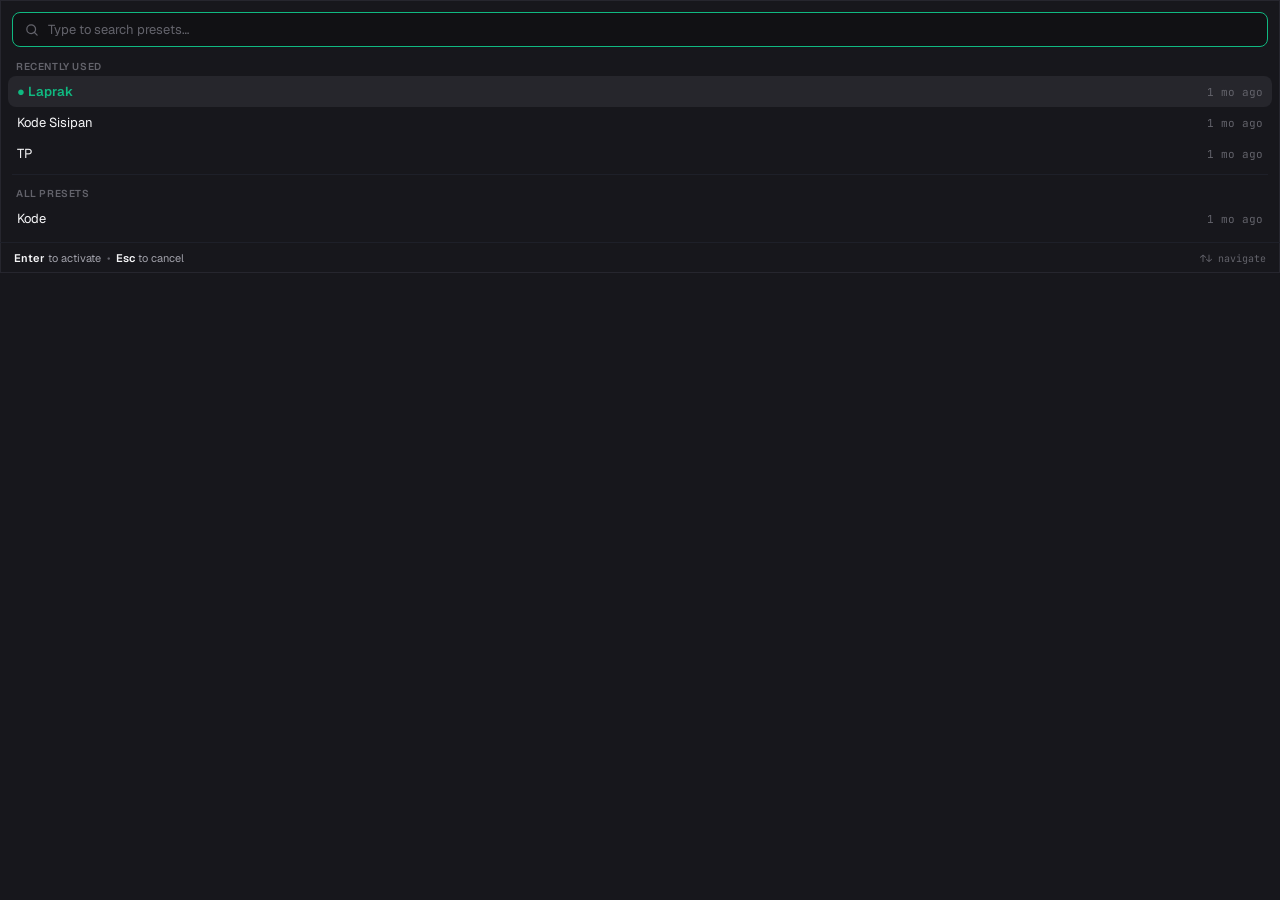
<file: ui/switcher.html>
﻿<!DOCTYPE html>
<html lang="en">
<head>
<meta charset="UTF-8" />
<meta name="viewport" content="width=device-width, initial-scale=1.0" />
<title>Select Preset</title>
<link rel="stylesheet" href="fonts.css" />
<style>
  :root {
    --bg: #0b0b0d;
    --panel: #17171c;
    --ctl: #111114;
    --border: #1e2029;
    --border2: #26262e;
    --text: #f5f5f7;
    --muted: #a1a1aa;
    --subtle: #63636b;
    --accent: #10b981;
    --sans: 'Geist', -apple-system, BlinkMacSystemFont, 'Segoe UI', Roboto, sans-serif;
    --mono: 'JetBrains Mono', Consolas, 'Courier New', monospace;
    color-scheme: dark;
  }
  * { box-sizing: border-box; margin: 0; padding: 0; }
  html, body {
    width: 100%; height: 100%;
    background: var(--panel); color: var(--text);
    font-family: var(--sans);
    overflow: hidden;
    -webkit-user-select: none; user-select: none;
  }
  body { display: block; }
  ::-webkit-scrollbar { width: 4px; }
  ::-webkit-scrollbar-track { background: transparent; }
  ::-webkit-scrollbar-thumb { background: var(--border2); border-radius: 4px; }
  /* Popup mengisi seluruh window; tinggi window disesuaikan ke konten
     (pesan swResize) sehingga tidak ada area kosong di bawah. */
  .sw-popup {
    width: 100%;
    background: var(--panel);
    box-shadow: inset 0 0 0 1px var(--border2), inset 0 1px 0 rgba(255,255,255,0.08);
    border-radius: 0;
    overflow: hidden;
  }
  .sw-search {
    display: flex; align-items: center; gap: 9px;
    margin: 12px 12px 6px; padding: 8px 11px;
    background: var(--ctl); border: 1px solid var(--border2); border-radius: 8px;
    color: var(--subtle);
  }
  .sw-search:focus-within { border-color: var(--accent); }
  .sw-search input {
    flex: 1; min-width: 0; border: none; outline: none; background: transparent;
    color: var(--text); font-size: 13px; font-family: var(--sans);
    -webkit-user-select: text; user-select: text;
  }
  .sw-search input::placeholder { color: var(--subtle); }
  .sw-list { max-height: 286px; overflow-y: auto; padding: 0 8px 8px; }
  .sw-head {
    font-size: 10px; font-weight: 600; letter-spacing: 0.06em; text-transform: uppercase;
    color: var(--subtle); padding: 7px 8px 3px;
  }
  .sw-row {
    display: flex; align-items: center; justify-content: space-between;
    padding: 7px 9px; border-radius: 8px; cursor: pointer; font-size: 13px;
  }
  .sw-row:hover, .sw-row.hi { background: rgba(127, 127, 140, 0.14); }
  .sw-name.on { color: var(--accent); font-weight: 600; }
  .sw-time { font-family: var(--mono); font-size: 11px; color: var(--subtle); }
  .sw-div { height: 1px; background: var(--border); margin: 5px 4px; }
  .sw-empty { padding: 12px; font-size: 12px; color: var(--subtle); text-align: center; }
  .sw-hints {
    display: flex; align-items: center; justify-content: space-between;
    padding: 8px 14px; border-top: 1px solid var(--border);
    font-size: 11px; color: var(--muted);
  }
  .sw-hints b { color: var(--text); font-weight: 600; }
  .sw-hints i { font-style: normal; color: var(--subtle); margin: 0 3px; }
  .sw-hints .mono { font-family: var(--mono); font-size: 10px; color: var(--subtle); }
</style>
</head>
<body>

<div class="sw-popup" role="dialog" aria-modal="true" aria-label="Quick Preset Switcher">
  <div class="sw-search">
    <svg width="15" height="15" viewBox="0 0 24 24" fill="none" stroke="currentColor" stroke-width="2" stroke-linecap="round"><path d="M21 21l-4.35-4.35m1.85-5.15a7 7 0 11-14 0 7 7 0 0114 0z"/></svg>
    <input id="swSearch" placeholder="Type to search presets…" autocomplete="off" spellcheck="false" aria-label="Search presets" />
  </div>
  <div id="swList" class="sw-list"></div>
  <div class="sw-hints"><span><b>Enter</b> to activate <i>•</i> <b>Esc</b> to cancel</span><span class="mono">↑↓ navigate</span></div>
</div>

<script src="data.js"></script>
<script>
(function() {
'use strict';

var presets = {};
var activePreset = '';
var lastUsed = {};
var swFilter = '';
var swIndex = 0;
var swRows = [];

function $(id) { return document.getElementById(id); }

if (window.initialData) {
  var d = window.initialData;
  if (d.presets) presets = d.presets;
  if (d.activePreset) activePreset = d.activePreset;
  if (d.lastUsed) lastUsed = d.lastUsed;
}

function sendToHost(payload) {
  try {
    if (window.chrome && window.chrome.webview) window.chrome.webview.postMessage(payload);
  } catch (e) {}
  document.title = 'AHK_MSG:' + JSON.stringify(payload) + '|~TS~|' + Date.now();
}

function relTime(ts) {
  if (!ts || String(ts).length < 14) return '';
  var t = new Date(+ts.substr(0, 4), +ts.substr(4, 2) - 1, +ts.substr(6, 2),
    +ts.substr(8, 2), +ts.substr(10, 2), +ts.substr(12, 2)).getTime();
  var diff = Date.now() - t;
  if (diff < 0) diff = 0;
  var mins = Math.floor(diff / 60000);
  if (mins < 1) return 'just now';
  if (mins < 60) return mins + ' min ago';
  var hrs = Math.floor(mins / 60);
  if (hrs < 24) return hrs + ' hr ago';
  var days = Math.floor(hrs / 24);
  if (days === 1) return 'yesterday';
  if (days < 7) return days + ' days ago';
  if (days < 30) return Math.floor(days / 7) + ' wk ago';
  return Math.floor(days / 30) + ' mo ago';
}

function switcherNames() {
  var q = (swFilter || '').trim().toLowerCase();
  var names = Object.keys(presets).filter(function(n) {
    return !q || n.toLowerCase().indexOf(q) >= 0;
  });
  var withT = names.filter(function(n) { return !!lastUsed[n]; });
  withT.sort(function(a, b) { return lastUsed[a] < lastUsed[b] ? 1 : (lastUsed[a] > lastUsed[b] ? -1 : 0); });
  var recent = withT.slice(0, 3);
  var rest = names.filter(function(n) { return recent.indexOf(n) < 0; });
  rest.sort();
  return { recent: recent, rest: rest };
}

function paintSwHi() {
  var rows = document.querySelectorAll('#swList .sw-row');
  rows.forEach(function(r, i) {
    r.classList.toggle('hi', i === swIndex);
    if (i === swIndex && r.scrollIntoView) {
      try { r.scrollIntoView({ block: 'nearest' }); } catch (e) {}
    }
  });
}

function renderSwitcher() {
  var data = switcherNames();
  var list = $('swList');
  list.innerHTML = '';
  swRows = [];
  function addRow(name, active) {
    (function(n, isActive) {
      var row = document.createElement('div');
      row.className = 'sw-row' + (swRows.length === swIndex ? ' hi' : '');
      var left = document.createElement('span');
      left.className = 'sw-name' + (isActive ? ' on' : '');
      left.innerText = (isActive ? '● ' : '') + n;
      var right = document.createElement('span');
      right.className = 'sw-time';
      right.innerText = lastUsed[n] ? relTime(lastUsed[n]) : '';
      row.appendChild(left);
      row.appendChild(right);
      row.onclick = function() { activatePreset(n); };
      list.appendChild(row);
      swRows.push(n);
    })(name, active);
  }
  function header(t) {
    var h = document.createElement('div');
    h.className = 'sw-head';
    h.innerText = t;
    list.appendChild(h);
  }
  if (data.recent.length) {
    header('Recently Used');
    data.recent.forEach(function(n) { addRow(n, n === activePreset); });
  }
  if (data.recent.length && data.rest.length) {
    var dv = document.createElement('div');
    dv.className = 'sw-div';
    list.appendChild(dv);
  }
  if (!data.recent.length || data.rest.length) {
    if (data.recent.length) header('All Presets');
    data.rest.forEach(function(n) { addRow(n, n === activePreset); });
  }
  if (!swRows.length) {
    var em = document.createElement('div');
    em.className = 'sw-empty';
    em.innerText = (Object.keys(presets || {}).length === 0)
      ? 'No presets yet. Create one in Typeset.'
      : 'No matching presets';
    list.appendChild(em);
  }
  if (swIndex >= swRows.length) swIndex = Math.max(0, swRows.length - 1);
  paintSwHi();
  scheduleFit();
}

// Minta host menyesuaikan tinggi window dengan isi popup.
var fitTimer = null, lastFitH = 0, fitDone = false;
function scheduleFit() {
  if (fitDone) return;
  if (fitTimer) clearTimeout(fitTimer);
  fitTimer = setTimeout(function() {
    fitTimer = null;
    var pop = document.querySelector('.sw-popup');
    if (!pop) return;
    var h = Math.ceil(pop.getBoundingClientRect().height);
    if (!h || Math.abs(h - lastFitH) <= 1) return;
    lastFitH = h;
    sendToHost({ action: 'swResize', h: h });
  }, 40);
}

function stopFit() {
  fitDone = true;
  if (fitTimer) { clearTimeout(fitTimer); fitTimer = null; }
}

function activatePreset(name) {
  if (!presets[name]) return;
  stopFit();
  sendToHost({ action: 'setActivePreset', name: name });
}

function closeSwitcher() {
  stopFit();
  sendToHost({ action: 'closeSwitcher' });
}

document.addEventListener('keydown', function(e) {
  if (e.repeat) return;
  if (e.key === 'Escape') { closeSwitcher(); return; }
  if (e.key === 'ArrowDown') { e.preventDefault(); swMove(1); return; }
  if (e.key === 'ArrowUp') { e.preventDefault(); swMove(-1); return; }
  if (e.key === 'Enter') {
    e.preventDefault();
    if (swRows[swIndex]) activatePreset(swRows[swIndex]);
    return;
  }
  var tag = (e.target && e.target.tagName) || '';
  if (tag !== 'INPUT' && !e.ctrlKey && !e.altKey && !e.metaKey && e.key && e.key.length === 1) {
    var inp = $('swSearch');
    if (inp && document.activeElement !== inp) {
      e.preventDefault();
      inp.focus();
      inp.value = (inp.value || '') + e.key;
      swFilter = inp.value;
      swIndex = 0;
      renderSwitcher();
    }
  }
});

function swMove(dir) {
  if (!swRows.length) return;
  swIndex = (swIndex + dir + swRows.length) % swRows.length;
  paintSwHi();
}

$('swSearch').addEventListener('input', function() {
  swFilter = $('swSearch').value || '';
  swIndex = 0;
  renderSwitcher();
});

function focusSearch() {
  var inp = $('swSearch');
  if (inp && document.activeElement !== inp) inp.focus();
}

window.addEventListener('DOMContentLoaded', function() {
  renderSwitcher();
  if (document.fonts && document.fonts.ready) document.fonts.ready.then(scheduleFit);
  setTimeout(focusSearch, 30);
  setTimeout(focusSearch, 300);
});
window.addEventListener('focus', focusSearch);
document.addEventListener('pointerdown', function() { focusSearch(); });
renderSwitcher();
focusSearch();
})();
</script>
</body>
</html>
</file>
<file: ui/fonts.css>
/* Local / Embedded Font Definitions */
@font-face {
  font-family: 'Akira Expanded';
  src: local('Akira Expanded'),
       local('Akira Expanded Super Bold'),
       local('AkiraExpanded-SuperBold'),
       url('fonts/Akira Expanded.otf') format('opentype'),
       url('[data-uri]') format('opentype');
  font-weight: 100 900;
  font-style: normal;
  font-display: swap;
}
@font-face {
  font-family: 'Geist';
  src: url('fonts/geist-400.woff2') format('woff2');
  font-weight: 400;
  font-style: normal;
  font-display: swap;
}
@font-face {
  font-family: 'Geist';
  src: url('fonts/geist-500.woff2') format('woff2');
  font-weight: 500;
  font-style: normal;
  font-display: swap;
}
@font-face {
  font-family: 'Geist';
  src: url('fonts/geist-600.woff2') format('woff2');
  font-weight: 600;
  font-style: normal;
  font-display: swap;
}
@font-face {
  font-family: 'Geist';
  src: url('fonts/geist-700.woff2') format('woff2');
  font-weight: 700;
  font-style: normal;
  font-display: swap;
}
@font-face {
  font-family: 'JetBrains Mono';
  src: url('fonts/jetbrainsmono-400.woff2') format('woff2');
  font-weight: 400;
  font-style: normal;
  font-display: swap;
}
@font-face {
  font-family: 'JetBrains Mono';
  src: url('fonts/jetbrainsmono-500.woff2') format('woff2');
  font-weight: 500;
  font-style: normal;
  font-display: swap;
}
</file>
